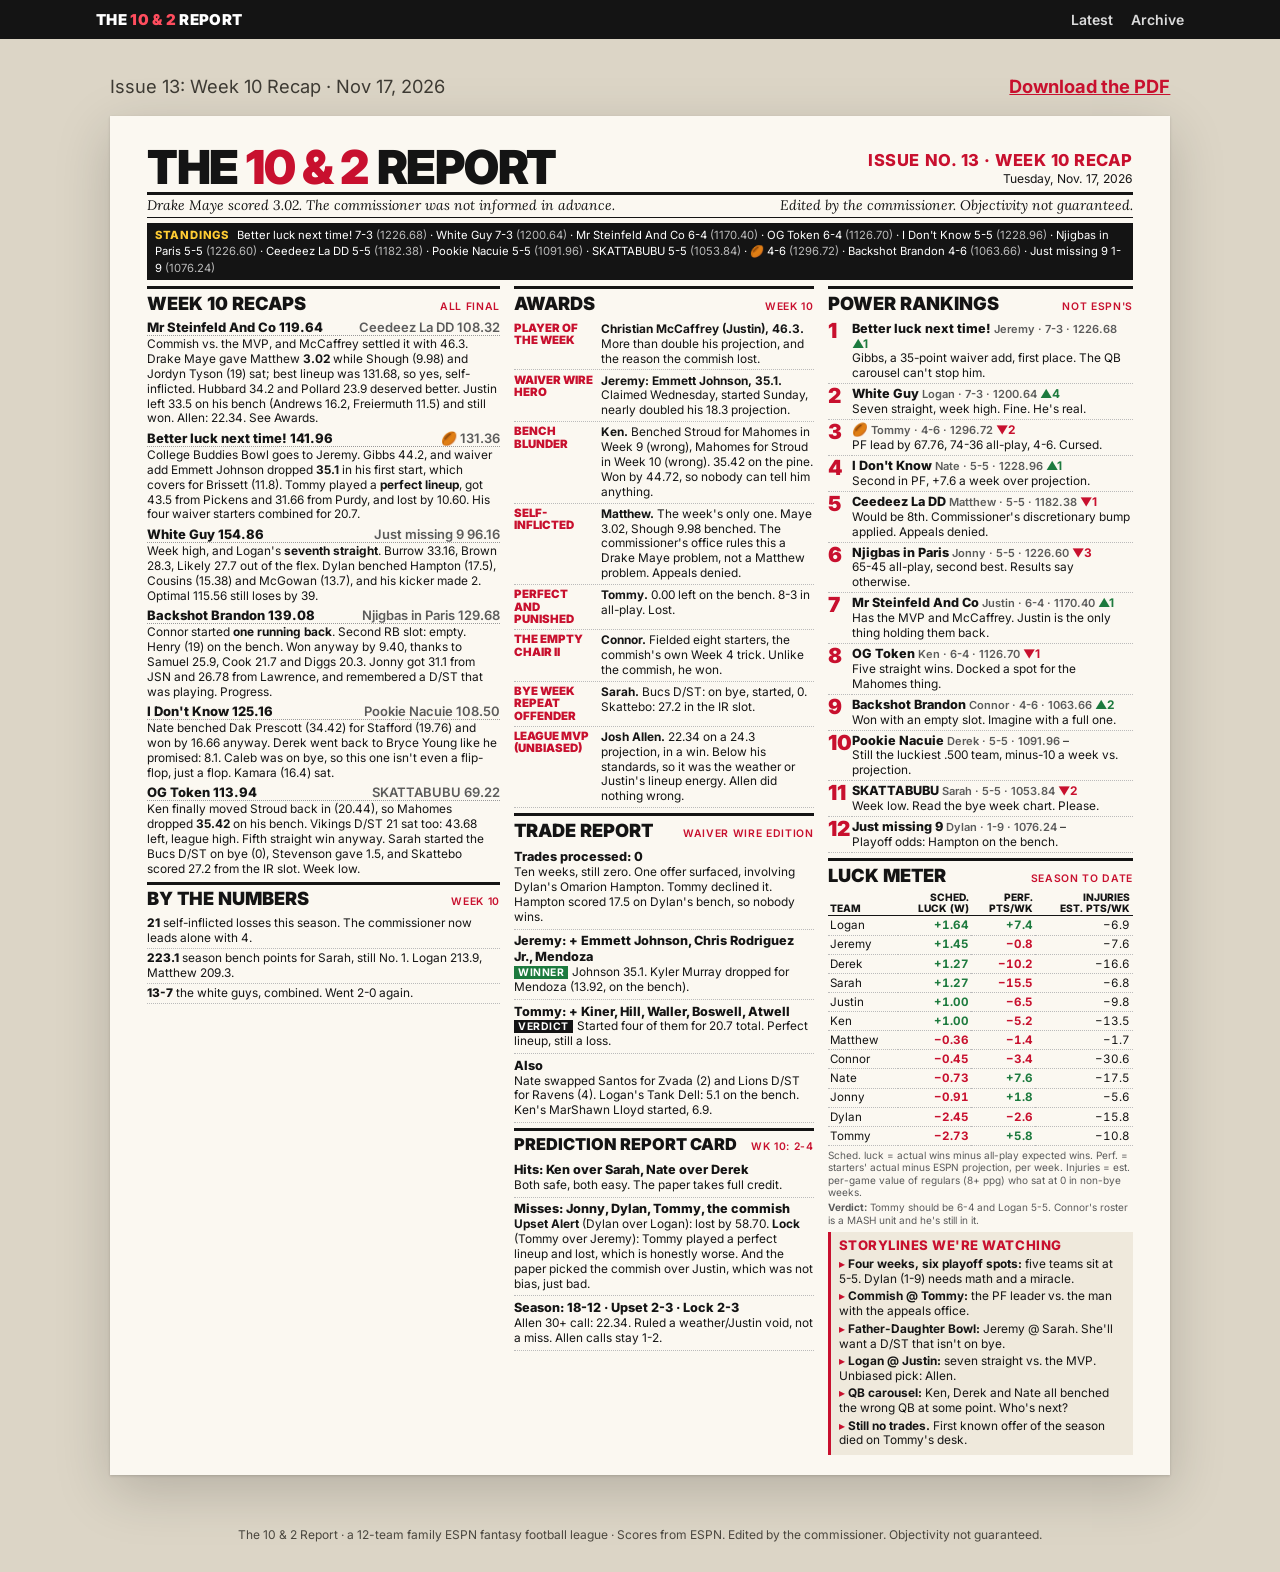
<file: index.html>
<!doctype html>
<html lang="en"><head><meta charset="utf-8"><meta name="viewport" content="width=device-width,initial-scale=1">
<title>The 10 &amp; 2 Report: Issue 13: Week 10 Recap</title>
<meta name="description" content="The 10 &amp; 2 Report fantasy football recap, Week 10 of the 2026 season: matchup recaps, awards, waiver wire report, power rankings, luck meter and the Prediction Report Card.">
<link rel="canonical" href="https://matthew-shao.github.io/ten-and-two-report/">
<meta property="og:title" content="The 10 &amp; 2 Report: Issue 13: Week 10 Recap"><meta property="og:description" content="The 10 &amp; 2 Report fantasy football recap, Week 10 of the 2026 season: matchup recaps, awards, waiver wire report, power rankings, luck meter and the Prediction Report Card.">
<meta property="og:type" content="website"><meta property="og:url" content="https://matthew-shao.github.io/ten-and-two-report/"><meta property="og:site_name" content="The 10 &amp; 2 Report">
<meta name="twitter:card" content="summary">
<link rel="preconnect" href="https://fonts.googleapis.com"><link rel="preconnect" href="https://fonts.gstatic.com" crossorigin><link href="https://fonts.googleapis.com/css2?family=Inter:wght@400;600;700;800;900&family=Lora:ital@1&display=swap" rel="stylesheet">
<link rel="stylesheet" href="site.css">
</head><body class="site">
<header class="bar"><div class="bar-in"><a class="brand" href="">The <span>10 &amp; 2</span> Report</a>
<a class="nav" href="">Latest</a><a class="nav" href="archive/">Archive</a></div></header>
<main class="wrap"><div class="issue-meta"><span>Issue 13: Week 10 Recap · Nov 17, 2026</span><span><a href="issues/2026-week-10/10and2Report_Wk10.pdf">Download the PDF</a></span></div><article class="sheet"><div class="mast">
  <h1>The <span>10 &amp; 2</span> Report</h1>
  <div class="meta"><div class="iss">Issue No. 13 · Week 10 Recap</div>Tuesday, Nov. 17, 2026</div>
</div>
<div class="sub"><span>Drake Maye scored 3.02. The commissioner was not informed in advance.</span><span>Edited by the commissioner. Objectivity not guaranteed.</span></div>
<div class="ticker"><b>STANDINGS</b> Better luck next time! 7-3 <i>(1226.68)</i> · White Guy 7-3 <i>(1200.64)</i> · Mr Steinfeld And Co 6-4 <i>(1170.40)</i> · OG Token 6-4 <i>(1126.70)</i> · I Don't Know 5-5 <i>(1228.96)</i> · Njigbas in Paris 5-5 <i>(1226.60)</i> · Ceedeez La DD 5-5 <i>(1182.38)</i> · Pookie Nacuie 5-5 <i>(1091.96)</i> · SKATTABUBU 5-5 <i>(1053.84)</i> · 🏉 4-6 <i>(1296.72)</i> · Backshot Brandon 4-6 <i>(1063.66)</i> · Just missing 9 1-9 <i>(1076.24)</i></div>

<div class="grid">
<!-- COLUMN 1 -->
<div class="col">
<section>
<h2>Week 10 Recaps <small>ALL FINAL</small></h2>

<div class="game"><div class="score"><span>Mr Steinfeld And Co 119.64</span><span class="l">Ceedeez La DD 108.32</span></div>
Commish vs. the MVP, and McCaffrey settled it with 46.3. Drake Maye gave Matthew <b>3.02</b> while Shough (9.98) and Jordyn Tyson (19) sat; best lineup was 131.68, so yes, self-inflicted. Hubbard 34.2 and Pollard 23.9 deserved better. Justin left 33.5 on his bench (Andrews 16.2, Freiermuth 11.5) and still won. Allen: 22.34. See Awards.</div>

<div class="game"><div class="score"><span>Better luck next time! 141.96</span><span class="l">🏉 131.36</span></div>
College Buddies Bowl goes to Jeremy. Gibbs 44.2, and waiver add Emmett Johnson dropped <b>35.1</b> in his first start, which covers for Brissett (11.8). Tommy played a <b>perfect lineup</b>, got 43.5 from Pickens and 31.66 from Purdy, and lost by 10.60. His four waiver starters combined for 20.7.</div>

<div class="game"><div class="score"><span>White Guy 154.86</span><span class="l">Just missing 9 96.16</span></div>
Week high, and Logan's <b>seventh straight</b>. Burrow 33.16, Brown 28.3, Likely 27.7 out of the flex. Dylan benched Hampton (17.5), Cousins (15.38) and McGowan (13.7), and his kicker made 2. Optimal 115.56 still loses by 39.</div>

<div class="game"><div class="score"><span>Backshot Brandon 139.08</span><span class="l">Njigbas in Paris 129.68</span></div>
Connor started <b>one running back</b>. Second RB slot: empty. Henry (19) on the bench. Won anyway by 9.40, thanks to Samuel 25.9, Cook 21.7 and Diggs 20.3. Jonny got 31.1 from JSN and 26.78 from Lawrence, and remembered a D/ST that was playing. Progress.</div>

<div class="game"><div class="score"><span>I Don't Know 125.16</span><span class="l">Pookie Nacuie 108.50</span></div>
Nate benched Dak Prescott (34.42) for Stafford (19.76) and won by 16.66 anyway. Derek went back to Bryce Young like he promised: 8.1. Caleb was on bye, so this one isn't even a flip-flop, just a flop. Kamara (16.4) sat.</div>

<div class="game"><div class="score"><span>OG Token 113.94</span><span class="l">SKATTABUBU 69.22</span></div>
Ken finally moved Stroud back in (20.44), so Mahomes dropped <b>35.42</b> on his bench. Vikings D/ST 21 sat too: 43.68 left, league high. Fifth straight win anyway. Sarah started the Bucs D/ST on bye (0), Stevenson gave 1.5, and Skattebo scored 27.2 from the IR slot. Week low.</div>
</section>

<section>
<h2>By the Numbers <small>WEEK 10</small></h2>
<div class="rw"><span class="s">21</span> self-inflicted losses this season. The commissioner now leads alone with 4.</div>
<div class="rw"><span class="s">223.1</span> season bench points for Sarah, still No. 1. Logan 213.9, Matthew 209.3.</div>
<div class="rw"><span class="s">13-7</span> the white guys, combined. Went 2-0 again.</div>
</section>
</div>

<!-- COLUMN 2 -->
<div class="col">
<section>
<h2>Awards <small>WEEK 10</small></h2>
<div class="award"><div class="t">Player of the Week</div><div><b>Christian McCaffrey (Justin), 46.3.</b> More than double his projection, and the reason the commish lost.</div></div>
<div class="award"><div class="t">Waiver Wire Hero</div><div><b>Jeremy: Emmett Johnson, 35.1.</b> Claimed Wednesday, started Sunday, nearly doubled his 18.3 projection.</div></div>
<div class="award"><div class="t">Bench Blunder</div><div><b>Ken.</b> Benched Stroud for Mahomes in Week 9 (wrong), Mahomes for Stroud in Week 10 (wrong). 35.42 on the pine. Won by 44.72, so nobody can tell him anything.</div></div>
<div class="award"><div class="t">Self-Inflicted</div><div><b>Matthew.</b> The week's only one. Maye 3.02, Shough 9.98 benched. The commissioner's office rules this a Drake Maye problem, not a Matthew problem. Appeals denied.</div></div>
<div class="award"><div class="t">Perfect and Punished</div><div><b>Tommy.</b> 0.00 left on the bench. 8-3 in all-play. Lost.</div></div>
<div class="award"><div class="t">The Empty Chair II</div><div><b>Connor.</b> Fielded eight starters, the commish's own Week 4 trick. Unlike the commish, he won.</div></div>
<div class="award"><div class="t">Bye Week Repeat Offender</div><div><b>Sarah.</b> Bucs D/ST: on bye, started, 0. Skattebo: 27.2 in the IR slot.</div></div>
<div class="award"><div class="t">League MVP (Unbiased)</div><div><b>Josh Allen.</b> 22.34 on a 24.3 projection, in a win. Below his standards, so it was the weather or Justin's lineup energy. Allen did nothing wrong.</div></div>
</section>

<section>
<h2>Trade Report <small>WAIVER WIRE EDITION</small></h2>
<div class="trade"><div class="deal">Trades processed: 0</div>Ten weeks, still zero. One offer surfaced, involving Dylan's Omarion Hampton. Tommy declined it. Hampton scored 17.5 on Dylan's bench, so nobody wins.</div>
<div class="trade"><div class="deal">Jeremy: + Emmett Johnson, Chris Rodriguez Jr., Mendoza</div><span class="verdict win">Winner</span>Johnson 35.1. Kyler Murray dropped for Mendoza (13.92, on the bench).</div>
<div class="trade"><div class="deal">Tommy: + Kiner, Hill, Waller, Boswell, Atwell</div><span class="verdict">Verdict</span>Started four of them for 20.7 total. Perfect lineup, still a loss.</div>
<div class="trade"><div class="deal">Also</div>Nate swapped Santos for Zvada (2) and Lions D/ST for Ravens (4). Logan's Tank Dell: 5.1 on the bench. Ken's MarShawn Lloyd started, 6.9.</div>
</section>

<section>
<h2 style="font-size:9.4pt">Prediction Report Card <small>WK 10: 2-4</small></h2>
<div class="trade"><div class="deal">Hits: Ken over Sarah, Nate over Derek</div>Both safe, both easy. The paper takes full credit.</div>
<div class="trade"><div class="deal">Misses: Jonny, Dylan, Tommy, the commish</div><b>Upset Alert</b> (Dylan over Logan): lost by 58.70. <b>Lock</b> (Tommy over Jeremy): Tommy played a perfect lineup and lost, which is honestly worse. And the paper picked the commish over Justin, which was not bias, just bad.</div>
<div class="trade"><div class="deal">Season: 18-12 · Upset 2-3 · Lock 2-3</div>Allen 30+ call: 22.34. Ruled a weather/Justin void, not a miss. Allen calls stay 1-2.</div>
</section>
</div>

<!-- COLUMN 3 -->
<div class="col">
<section>
<h2>Power Rankings <small>NOT ESPN'S</small></h2>
<table class="pr">
<tr><td class="rk">1</td><td><span class="tm">Better luck next time!</span> <span class="rec">Jeremy · 7-3 · 1226.68</span> <span class="up">▲1</span><br>Gibbs, a 35-point waiver add, first place. The QB carousel can't stop him.</td></tr>
<tr><td class="rk">2</td><td><span class="tm">White Guy</span> <span class="rec">Logan · 7-3 · 1200.64</span> <span class="up">▲4</span><br>Seven straight, week high. Fine. He's real.</td></tr>
<tr><td class="rk">3</td><td><span class="tm">🏉</span> <span class="rec">Tommy · 4-6 · 1296.72</span> <span class="dn">▼2</span><br>PF lead by 67.76, 74-36 all-play, 4-6. Cursed.</td></tr>
<tr><td class="rk">4</td><td><span class="tm">I Don't Know</span> <span class="rec">Nate · 5-5 · 1228.96</span> <span class="up">▲1</span><br>Second in PF, +7.6 a week over projection.</td></tr>
<tr><td class="rk">5</td><td><span class="tm">Ceedeez La DD</span> <span class="rec">Matthew · 5-5 · 1182.38</span> <span class="dn">▼1</span><br>Would be 8th. Commissioner's discretionary bump applied. Appeals denied.</td></tr>
<tr><td class="rk">6</td><td><span class="tm">Njigbas in Paris</span> <span class="rec">Jonny · 5-5 · 1226.60</span> <span class="dn">▼3</span><br>65-45 all-play, second best. Results say otherwise.</td></tr>
<tr><td class="rk">7</td><td><span class="tm">Mr Steinfeld And Co</span> <span class="rec">Justin · 6-4 · 1170.40</span> <span class="up">▲1</span><br>Has the MVP and McCaffrey. Justin is the only thing holding them back.</td></tr>
<tr><td class="rk">8</td><td><span class="tm">OG Token</span> <span class="rec">Ken · 6-4 · 1126.70</span> <span class="dn">▼1</span><br>Five straight wins. Docked a spot for the Mahomes thing.</td></tr>
<tr><td class="rk">9</td><td><span class="tm">Backshot Brandon</span> <span class="rec">Connor · 4-6 · 1063.66</span> <span class="up">▲2</span><br>Won with an empty slot. Imagine with a full one.</td></tr>
<tr><td class="rk">10</td><td><span class="tm">Pookie Nacuie</span> <span class="rec">Derek · 5-5 · 1091.96</span> <span>–</span><br>Still the luckiest .500 team, minus-10 a week vs. projection.</td></tr>
<tr><td class="rk">11</td><td><span class="tm">SKATTABUBU</span> <span class="rec">Sarah · 5-5 · 1053.84</span> <span class="dn">▼2</span><br>Week low. Read the bye week chart. Please.</td></tr>
<tr><td class="rk">12</td><td><span class="tm">Just missing 9</span> <span class="rec">Dylan · 1-9 · 1076.24</span> <span>–</span><br>Playoff odds: Hampton on the bench.</td></tr>
</table>
</section>

<section>
<h2>Luck Meter <small>SEASON TO DATE</small></h2>
<table class="luck">
<tr><th>Team</th><th>Sched.<br>luck (W)</th><th>Perf.<br>pts/wk</th><th>Injuries<br>est. pts/wk</th></tr>
<tr><td>Logan</td><td class="pos">+1.64</td><td class="pos">+7.4</td><td>−6.9</td></tr>
<tr><td>Jeremy</td><td class="pos">+1.45</td><td class="neg">−0.8</td><td>−7.6</td></tr>
<tr><td>Derek</td><td class="pos">+1.27</td><td class="neg">−10.2</td><td>−16.6</td></tr>
<tr><td>Sarah</td><td class="pos">+1.27</td><td class="neg">−15.5</td><td>−6.8</td></tr>
<tr><td>Justin</td><td class="pos">+1.00</td><td class="neg">−6.5</td><td>−9.8</td></tr>
<tr><td>Ken</td><td class="pos">+1.00</td><td class="neg">−5.2</td><td>−13.5</td></tr>
<tr><td>Matthew</td><td class="neg">−0.36</td><td class="neg">−1.4</td><td>−1.7</td></tr>
<tr><td>Connor</td><td class="neg">−0.45</td><td class="neg">−3.4</td><td>−30.6</td></tr>
<tr><td>Nate</td><td class="neg">−0.73</td><td class="pos">+7.6</td><td>−17.5</td></tr>
<tr><td>Jonny</td><td class="neg">−0.91</td><td class="pos">+1.8</td><td>−5.6</td></tr>
<tr><td>Dylan</td><td class="neg">−2.45</td><td class="neg">−2.6</td><td>−15.8</td></tr>
<tr><td>Tommy</td><td class="neg">−2.73</td><td class="pos">+5.8</td><td>−10.8</td></tr>
</table>
<div class="note">Sched. luck = actual wins minus all-play expected wins. Perf. = starters' actual minus ESPN projection, per week. Injuries = est. per-game value of regulars (8+ ppg) who sat at 0 in non-bye weeks.</div>
<div class="note"><b>Verdict:</b> Tommy should be 6-4 and Logan 5-5. Connor's roster is a MASH unit and he's still in it.</div>
</section>

<section>
<div class="box"><h3 style="margin-top:0">Storylines We're Watching</h3>
<ul>
<li><b>Four weeks, six playoff spots:</b> five teams sit at 5-5. Dylan (1-9) needs math and a miracle.</li>
<li><b>Commish @ Tommy:</b> the PF leader vs. the man with the appeals office.</li>
<li><b>Father-Daughter Bowl:</b> Jeremy @ Sarah. She'll want a D/ST that isn't on bye.</li>
<li><b>Logan @ Justin:</b> seven straight vs. the MVP. Unbiased pick: Allen.</li>
<li><b>QB carousel:</b> Ken, Derek and Nate all benched the wrong QB at some point. Who's next?</li>
<li><b>Still no trades.</b> First known offer of the season died on Tommy's desk.</li>
</ul></div>
</section>
</div>
</div>
</article></main>
<footer class="site">The 10 &amp; 2 Report · a 12-team family ESPN fantasy football league · Scores from ESPN. Edited by the commissioner. Objectivity not guaranteed.</footer>
</body></html>
</file>
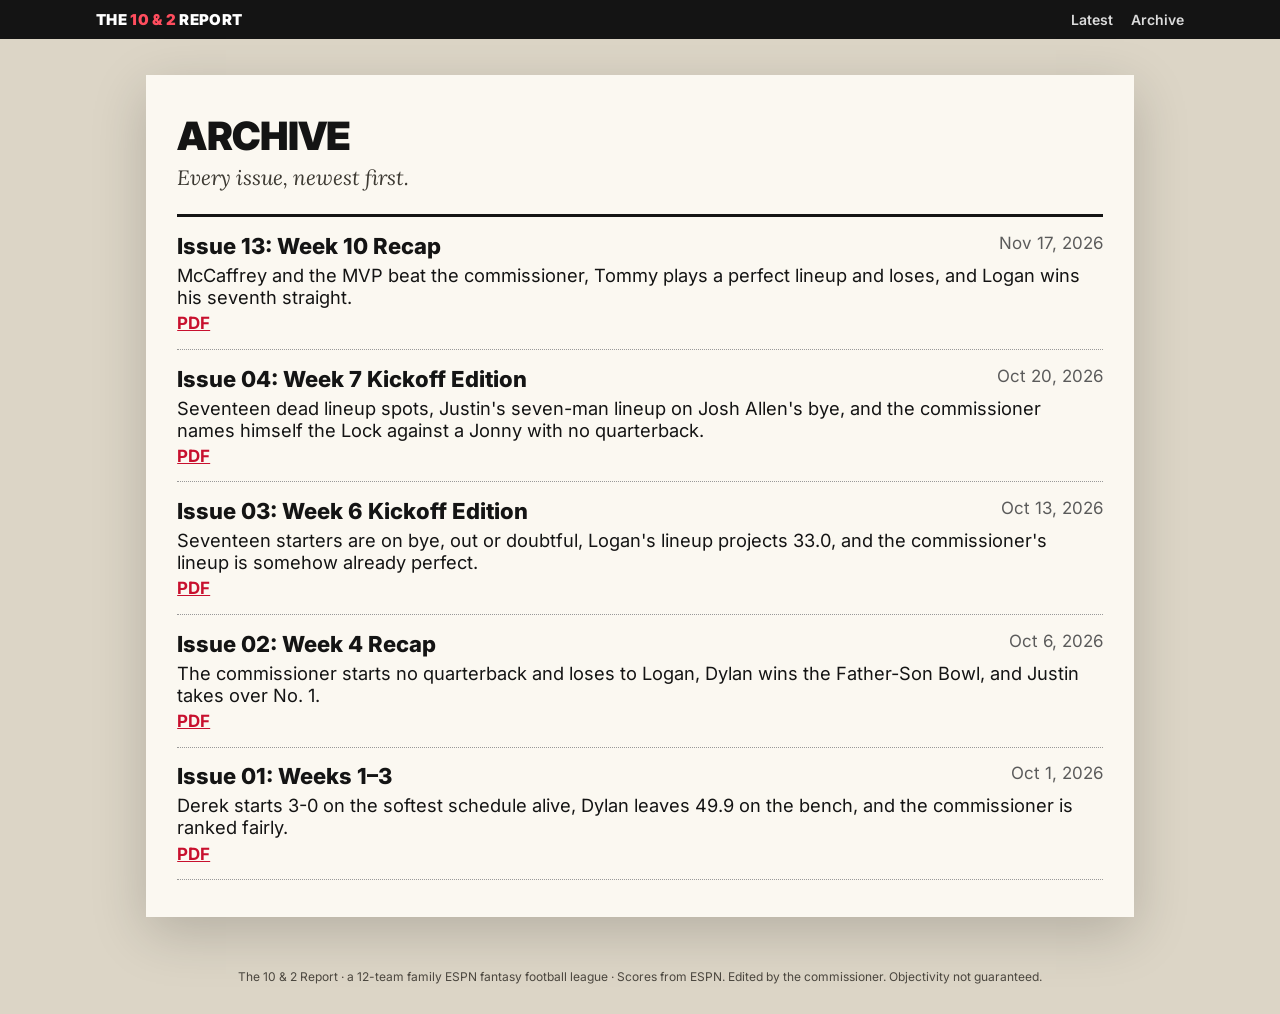
<file: archive/index.html>
<!doctype html>
<html lang="en"><head><meta charset="utf-8"><meta name="viewport" content="width=device-width,initial-scale=1">
<title>Archive | The 10 &amp; 2 Report</title>
<meta name="description" content="Every issue of The 10 &amp; 2 Report, the weekly newsletter of the 12-team family ESPN fantasy football league.">
<link rel="canonical" href="https://matthew-shao.github.io/ten-and-two-report/archive/">
<meta property="og:title" content="Archive | The 10 &amp; 2 Report"><meta property="og:description" content="Every issue of The 10 &amp; 2 Report, the weekly newsletter of the 12-team family ESPN fantasy football league.">
<meta property="og:type" content="website"><meta property="og:url" content="https://matthew-shao.github.io/ten-and-two-report/archive/"><meta property="og:site_name" content="The 10 &amp; 2 Report">
<meta name="twitter:card" content="summary">
<link rel="preconnect" href="https://fonts.googleapis.com"><link rel="preconnect" href="https://fonts.gstatic.com" crossorigin><link href="https://fonts.googleapis.com/css2?family=Inter:wght@400;600;700;800;900&family=Lora:ital@1&display=swap" rel="stylesheet">
<link rel="stylesheet" href="../site.css">
</head><body class="site">
<header class="bar"><div class="bar-in"><a class="brand" href="../">The <span>10 &amp; 2</span> Report</a>
<a class="nav" href="../">Latest</a><a class="nav" href="../archive/">Archive</a></div></header>
<main class="wrap"><section class="archive"><h1>Archive</h1><p class="lede">Every issue, newest first.</p><ol><li><a class="t" href="../issues/2026-week-10/">Issue 13: Week 10 Recap</a><span class="d">Nov 17, 2026</span><span class="h">McCaffrey and the MVP beat the commissioner, Tommy plays a perfect lineup and loses, and Logan wins his seventh straight.</span><a class="p" href="../issues/2026-week-10/10and2Report_Wk10.pdf">PDF</a></li><li><a class="t" href="../issues/2026-week-07-preview/">Issue 04: Week 7 Kickoff Edition</a><span class="d">Oct 20, 2026</span><span class="h">Seventeen dead lineup spots, Justin&#x27;s seven-man lineup on Josh Allen&#x27;s bye, and the commissioner names himself the Lock against a Jonny with no quarterback.</span><a class="p" href="../issues/2026-week-07-preview/10and2Report_Wk7_Kickoff.pdf">PDF</a></li><li><a class="t" href="../issues/2026-week-06-preview/">Issue 03: Week 6 Kickoff Edition</a><span class="d">Oct 13, 2026</span><span class="h">Seventeen starters are on bye, out or doubtful, Logan&#x27;s lineup projects 33.0, and the commissioner&#x27;s lineup is somehow already perfect.</span><a class="p" href="../issues/2026-week-06-preview/10and2Report_Wk6_Kickoff.pdf">PDF</a></li><li><a class="t" href="../issues/2026-week-04/">Issue 02: Week 4 Recap</a><span class="d">Oct 6, 2026</span><span class="h">The commissioner starts no quarterback and loses to Logan, Dylan wins the Father-Son Bowl, and Justin takes over No. 1.</span><a class="p" href="../issues/2026-week-04/10and2Report_Wk4.pdf">PDF</a></li><li><a class="t" href="../issues/2026-weeks-1-3/">Issue 01: Weeks 1–3</a><span class="d">Oct 1, 2026</span><span class="h">Derek starts 3-0 on the softest schedule alive, Dylan leaves 49.9 on the bench, and the commissioner is ranked fairly.</span><a class="p" href="../issues/2026-weeks-1-3/10and2Report_Wk3.pdf">PDF</a></li></ol></section></main>
<footer class="site">The 10 &amp; 2 Report · a 12-team family ESPN fantasy football league · Scores from ESPN. Edited by the commissioner. Objectivity not guaranteed.</footer>
</body></html>
</file>
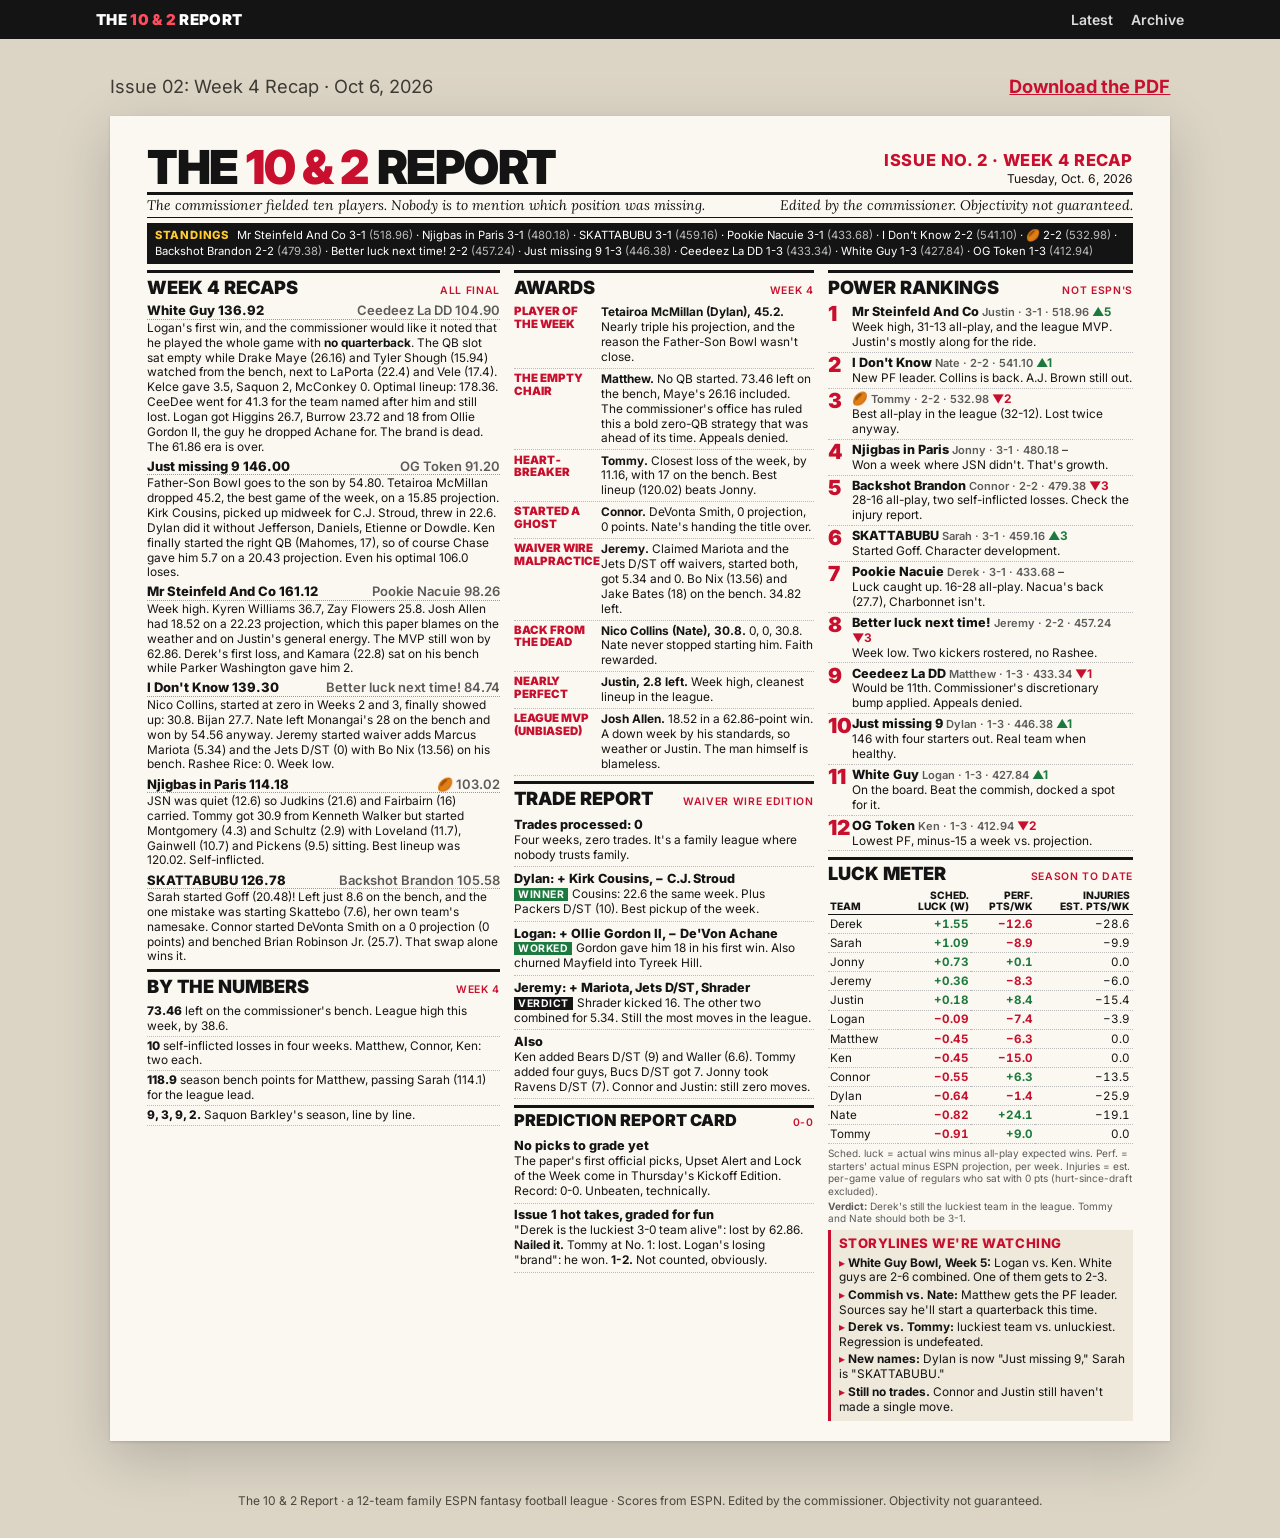
<file: issues/2026-week-04/index.html>
<!doctype html>
<html lang="en"><head><meta charset="utf-8"><meta name="viewport" content="width=device-width,initial-scale=1">
<title>Issue 02: Week 4 Recap | The 10 &amp; 2 Report</title>
<meta name="description" content="The 10 &amp; 2 Report fantasy football recap, Week 4 of the 2026 season: matchup recaps, bench blunders, waiver wire moves, power rankings, the luck meter and the prediction report card.">
<link rel="canonical" href="https://matthew-shao.github.io/ten-and-two-report/issues/2026-week-04/">
<meta property="og:title" content="Issue 02: Week 4 Recap | The 10 &amp; 2 Report"><meta property="og:description" content="The 10 &amp; 2 Report fantasy football recap, Week 4 of the 2026 season: matchup recaps, bench blunders, waiver wire moves, power rankings, the luck meter and the prediction report card.">
<meta property="og:type" content="article"><meta property="og:url" content="https://matthew-shao.github.io/ten-and-two-report/issues/2026-week-04/"><meta property="og:site_name" content="The 10 &amp; 2 Report">
<meta name="twitter:card" content="summary">
<link rel="preconnect" href="https://fonts.googleapis.com"><link rel="preconnect" href="https://fonts.gstatic.com" crossorigin><link href="https://fonts.googleapis.com/css2?family=Inter:wght@400;600;700;800;900&family=Lora:ital@1&display=swap" rel="stylesheet">
<link rel="stylesheet" href="../../site.css">
</head><body class="site">
<header class="bar"><div class="bar-in"><a class="brand" href="../../">The <span>10 &amp; 2</span> Report</a>
<a class="nav" href="../../">Latest</a><a class="nav" href="../../archive/">Archive</a></div></header>
<main class="wrap"><div class="issue-meta"><span>Issue 02: Week 4 Recap · Oct 6, 2026</span><span><a href="10and2Report_Wk4.pdf">Download the PDF</a></span></div><article class="sheet"><div class="mast">
  <h1>The <span>10 &amp; 2</span> Report</h1>
  <div class="meta"><div class="iss">Issue No. 2 · Week 4 Recap</div>Tuesday, Oct. 6, 2026</div>
</div>
<div class="sub"><span>The commissioner fielded ten players. Nobody is to mention which position was missing.</span><span>Edited by the commissioner. Objectivity not guaranteed.</span></div>
<div class="ticker"><b>STANDINGS</b> Mr Steinfeld And Co 3-1 <i>(518.96)</i> · Njigbas in Paris 3-1 <i>(480.18)</i> · SKATTABUBU 3-1 <i>(459.16)</i> · Pookie Nacuie 3-1 <i>(433.68)</i> · I Don't Know 2-2 <i>(541.10)</i> · 🏉 2-2 <i>(532.98)</i> · Backshot Brandon 2-2 <i>(479.38)</i> · Better luck next time! 2-2 <i>(457.24)</i> · Just missing 9 1-3 <i>(446.38)</i> · Ceedeez La DD 1-3 <i>(433.34)</i> · White Guy 1-3 <i>(427.84)</i> · OG Token 1-3 <i>(412.94)</i></div>

<div class="grid">
<!-- COLUMN 1 -->
<div class="col">
<section>
<h2>Week 4 Recaps <small>ALL FINAL</small></h2>

<div class="game"><div class="score"><span>White Guy 136.92</span><span class="l">Ceedeez La DD 104.90</span></div>
Logan's first win, and the commissioner would like it noted that he played the whole game with <b>no quarterback</b>. The QB slot sat empty while Drake Maye (26.16) and Tyler Shough (15.94) watched from the bench, next to LaPorta (22.4) and Vele (17.4). Kelce gave 3.5, Saquon 2, McConkey 0. Optimal lineup: 178.36. CeeDee went for 41.3 for the team named after him and still lost. Logan got Higgins 26.7, Burrow 23.72 and 18 from Ollie Gordon II, the guy he dropped Achane for. The brand is dead. The 61.86 era is over.</div>

<div class="game"><div class="score"><span>Just missing 9 146.00</span><span class="l">OG Token 91.20</span></div>
Father-Son Bowl goes to the son by 54.80. Tetairoa McMillan dropped 45.2, the best game of the week, on a 15.85 projection. Kirk Cousins, picked up midweek for C.J. Stroud, threw in 22.6. Dylan did it without Jefferson, Daniels, Etienne or Dowdle. Ken finally started the right QB (Mahomes, 17), so of course Chase gave him 5.7 on a 20.43 projection. Even his optimal 106.0 loses.</div>

<div class="game"><div class="score"><span>Mr Steinfeld And Co 161.12</span><span class="l">Pookie Nacuie 98.26</span></div>
Week high. Kyren Williams 36.7, Zay Flowers 25.8. Josh Allen had 18.52 on a 22.23 projection, which this paper blames on the weather and on Justin's general energy. The MVP still won by 62.86. Derek's first loss, and Kamara (22.8) sat on his bench while Parker Washington gave him 2.</div>

<div class="game"><div class="score"><span>I Don't Know 139.30</span><span class="l">Better luck next time! 84.74</span></div>
Nico Collins, started at zero in Weeks 2 and 3, finally showed up: 30.8. Bijan 27.7. Nate left Monangai's 28 on the bench and won by 54.56 anyway. Jeremy started waiver adds Marcus Mariota (5.34) and the Jets D/ST (0) with Bo Nix (13.56) on his bench. Rashee Rice: 0. Week low.</div>

<div class="game"><div class="score"><span>Njigbas in Paris 114.18</span><span class="l">🏉 103.02</span></div>
JSN was quiet (12.6) so Judkins (21.6) and Fairbairn (16) carried. Tommy got 30.9 from Kenneth Walker but started Montgomery (4.3) and Schultz (2.9) with Loveland (11.7), Gainwell (10.7) and Pickens (9.5) sitting. Best lineup was 120.02. Self-inflicted.</div>

<div class="game"><div class="score"><span>SKATTABUBU 126.78</span><span class="l">Backshot Brandon 105.58</span></div>
Sarah started Goff (20.48)! Left just 8.6 on the bench, and the one mistake was starting Skattebo (7.6), her own team's namesake. Connor started DeVonta Smith on a 0 projection (0 points) and benched Brian Robinson Jr. (25.7). That swap alone wins it.</div>
</section>

<section>
<h2>By the Numbers <small>WEEK 4</small></h2>
<div class="rw"><span class="s">73.46</span> left on the commissioner's bench. League high this week, by 38.6.</div>
<div class="rw"><span class="s">10</span> self-inflicted losses in four weeks. Matthew, Connor, Ken: two each.</div>
<div class="rw"><span class="s">118.9</span> season bench points for Matthew, passing Sarah (114.1) for the league lead.</div>
<div class="rw"><span class="s">9, 3, 9, 2.</span> Saquon Barkley's season, line by line.</div>
</section>
</div>

<!-- COLUMN 2 -->
<div class="col">
<section>
<h2>Awards <small>WEEK 4</small></h2>
<div class="award"><div class="t">Player of the Week</div><div><b>Tetairoa McMillan (Dylan), 45.2.</b> Nearly triple his projection, and the reason the Father-Son Bowl wasn't close.</div></div>
<div class="award"><div class="t">The Empty Chair</div><div><b>Matthew.</b> No QB started. 73.46 left on the bench, Maye's 26.16 included. The commissioner's office has ruled this a bold zero-QB strategy that was ahead of its time. Appeals denied.</div></div>
<div class="award"><div class="t">Heart&shy;breaker</div><div><b>Tommy.</b> Closest loss of the week, by 11.16, with 17 on the bench. Best lineup (120.02) beats Jonny.</div></div>
<div class="award"><div class="t">Started a Ghost</div><div><b>Connor.</b> DeVonta Smith, 0 projection, 0 points. Nate's handing the title over.</div></div>
<div class="award"><div class="t">Waiver Wire Malpractice</div><div><b>Jeremy.</b> Claimed Mariota and the Jets D/ST off waivers, started both, got 5.34 and 0. Bo Nix (13.56) and Jake Bates (18) on the bench. 34.82 left.</div></div>
<div class="award"><div class="t">Back From the Dead</div><div><b>Nico Collins (Nate), 30.8.</b> 0, 0, 30.8. Nate never stopped starting him. Faith rewarded.</div></div>
<div class="award"><div class="t">Nearly Perfect</div><div><b>Justin, 2.8 left.</b> Week high, cleanest lineup in the league.</div></div>
<div class="award"><div class="t">League MVP (Unbiased)</div><div><b>Josh Allen.</b> 18.52 in a 62.86-point win. A down week by his standards, so weather or Justin. The man himself is blameless.</div></div>
</section>

<section>
<h2>Trade Report <small>WAIVER WIRE EDITION</small></h2>
<div class="trade"><div class="deal">Trades processed: 0</div>Four weeks, zero trades. It's a family league where nobody trusts family.</div>
<div class="trade"><div class="deal">Dylan: + Kirk Cousins, − C.J. Stroud</div><span class="verdict win">Winner</span>Cousins: 22.6 the same week. Plus Packers D/ST (10). Best pickup of the week.</div>
<div class="trade"><div class="deal">Logan: + Ollie Gordon II, − De'Von Achane</div><span class="verdict win">Worked</span>Gordon gave him 18 in his first win. Also churned Mayfield into Tyreek Hill.</div>
<div class="trade"><div class="deal">Jeremy: + Mariota, Jets D/ST, Shrader</div><span class="verdict">Verdict</span>Shrader kicked 16. The other two combined for 5.34. Still the most moves in the league.</div>
<div class="trade"><div class="deal">Also</div>Ken added Bears D/ST (9) and Waller (6.6). Tommy added four guys, Bucs D/ST got 7. Jonny took Ravens D/ST (7). Connor and Justin: still zero moves.</div>
</section>

<section>
<h2 style="font-size:9.4pt">Prediction Report Card <small>0-0</small></h2>
<div class="trade"><div class="deal">No picks to grade yet</div>The paper's first official picks, Upset Alert and Lock of the Week come in Thursday's Kickoff Edition. Record: 0-0. Unbeaten, technically.</div>
<div class="trade"><div class="deal">Issue 1 hot takes, graded for fun</div>"Derek is the luckiest 3-0 team alive": lost by 62.86. <b>Nailed it.</b> Tommy at No. 1: lost. Logan's losing "brand": he won. <b>1-2.</b> Not counted, obviously.</div>
</section>
</div>

<!-- COLUMN 3 -->
<div class="col">
<section>
<h2>Power Rankings <small>NOT ESPN'S</small></h2>
<table class="pr">
<tr><td class="rk">1</td><td><span class="tm">Mr Steinfeld And Co</span> <span class="rec">Justin · 3-1 · 518.96</span> <span class="up">▲5</span><br>Week high, 31-13 all-play, and the league MVP. Justin's mostly along for the ride.</td></tr>
<tr><td class="rk">2</td><td><span class="tm">I Don't Know</span> <span class="rec">Nate · 2-2 · 541.10</span> <span class="up">▲1</span><br>New PF leader. Collins is back. A.J. Brown still out.</td></tr>
<tr><td class="rk">3</td><td><span class="tm">🏉</span> <span class="rec">Tommy · 2-2 · 532.98</span> <span class="dn">▼2</span><br>Best all-play in the league (32-12). Lost twice anyway.</td></tr>
<tr><td class="rk">4</td><td><span class="tm">Njigbas in Paris</span> <span class="rec">Jonny · 3-1 · 480.18</span> <span>–</span><br>Won a week where JSN didn't. That's growth.</td></tr>
<tr><td class="rk">5</td><td><span class="tm">Backshot Brandon</span> <span class="rec">Connor · 2-2 · 479.38</span> <span class="dn">▼3</span><br>28-16 all-play, two self-inflicted losses. Check the injury report.</td></tr>
<tr><td class="rk">6</td><td><span class="tm">SKATTABUBU</span> <span class="rec">Sarah · 3-1 · 459.16</span> <span class="up">▲3</span><br>Started Goff. Character development.</td></tr>
<tr><td class="rk">7</td><td><span class="tm">Pookie Nacuie</span> <span class="rec">Derek · 3-1 · 433.68</span> <span>–</span><br>Luck caught up. 16-28 all-play. Nacua's back (27.7), Charbonnet isn't.</td></tr>
<tr><td class="rk">8</td><td><span class="tm">Better luck next time!</span> <span class="rec">Jeremy · 2-2 · 457.24</span> <span class="dn">▼3</span><br>Week low. Two kickers rostered, no Rashee.</td></tr>
<tr><td class="rk">9</td><td><span class="tm">Ceedeez La DD</span> <span class="rec">Matthew · 1-3 · 433.34</span> <span class="dn">▼1</span><br>Would be 11th. Commissioner's discretionary bump applied. Appeals denied.</td></tr>
<tr><td class="rk">10</td><td><span class="tm">Just missing 9</span> <span class="rec">Dylan · 1-3 · 446.38</span> <span class="up">▲1</span><br>146 with four starters out. Real team when healthy.</td></tr>
<tr><td class="rk">11</td><td><span class="tm">White Guy</span> <span class="rec">Logan · 1-3 · 427.84</span> <span class="up">▲1</span><br>On the board. Beat the commish, docked a spot for it.</td></tr>
<tr><td class="rk">12</td><td><span class="tm">OG Token</span> <span class="rec">Ken · 1-3 · 412.94</span> <span class="dn">▼2</span><br>Lowest PF, minus-15 a week vs. projection.</td></tr>
</table>
</section>

<section>
<h2>Luck Meter <small>SEASON TO DATE</small></h2>
<table class="luck">
<tr><th>Team</th><th>Sched.<br>luck (W)</th><th>Perf.<br>pts/wk</th><th>Injuries<br>est. pts/wk</th></tr>
<tr><td>Derek</td><td class="pos">+1.55</td><td class="neg">−12.6</td><td>−28.6</td></tr>
<tr><td>Sarah</td><td class="pos">+1.09</td><td class="neg">−8.9</td><td>−9.9</td></tr>
<tr><td>Jonny</td><td class="pos">+0.73</td><td class="pos">+0.1</td><td>0.0</td></tr>
<tr><td>Jeremy</td><td class="pos">+0.36</td><td class="neg">−8.3</td><td>−6.0</td></tr>
<tr><td>Justin</td><td class="pos">+0.18</td><td class="pos">+8.4</td><td>−15.4</td></tr>
<tr><td>Logan</td><td class="neg">−0.09</td><td class="neg">−7.4</td><td>−3.9</td></tr>
<tr><td>Matthew</td><td class="neg">−0.45</td><td class="neg">−6.3</td><td>0.0</td></tr>
<tr><td>Ken</td><td class="neg">−0.45</td><td class="neg">−15.0</td><td>0.0</td></tr>
<tr><td>Connor</td><td class="neg">−0.55</td><td class="pos">+6.3</td><td>−13.5</td></tr>
<tr><td>Dylan</td><td class="neg">−0.64</td><td class="neg">−1.4</td><td>−25.9</td></tr>
<tr><td>Nate</td><td class="neg">−0.82</td><td class="pos">+24.1</td><td>−19.1</td></tr>
<tr><td>Tommy</td><td class="neg">−0.91</td><td class="pos">+9.0</td><td>0.0</td></tr>
</table>
<div class="note">Sched. luck = actual wins minus all-play expected wins. Perf. = starters' actual minus ESPN projection, per week. Injuries = est. per-game value of regulars who sat with 0 pts (hurt-since-draft excluded).</div>
<div class="note"><b>Verdict:</b> Derek's still the luckiest team in the league. Tommy and Nate should both be 3-1.</div>
</section>

<section>
<div class="box"><h3 style="margin-top:0">Storylines We're Watching</h3>
<ul>
<li><b>White Guy Bowl, Week 5:</b> Logan vs. Ken. White guys are 2-6 combined. One of them gets to 2-3.</li>
<li><b>Commish vs. Nate:</b> Matthew gets the PF leader. Sources say he'll start a quarterback this time.</li>
<li><b>Derek vs. Tommy:</b> luckiest team vs. unluckiest. Regression is undefeated.</li>
<li><b>New names:</b> Dylan is now "Just missing 9," Sarah is "SKATTABUBU."</li>
<li><b>Still no trades.</b> Connor and Justin still haven't made a single move.</li>
</ul></div>
</section>
</div>
</div>
</article></main>
<footer class="site">The 10 &amp; 2 Report · a 12-team family ESPN fantasy football league · Scores from ESPN. Edited by the commissioner. Objectivity not guaranteed.</footer>
</body></html>
</file>
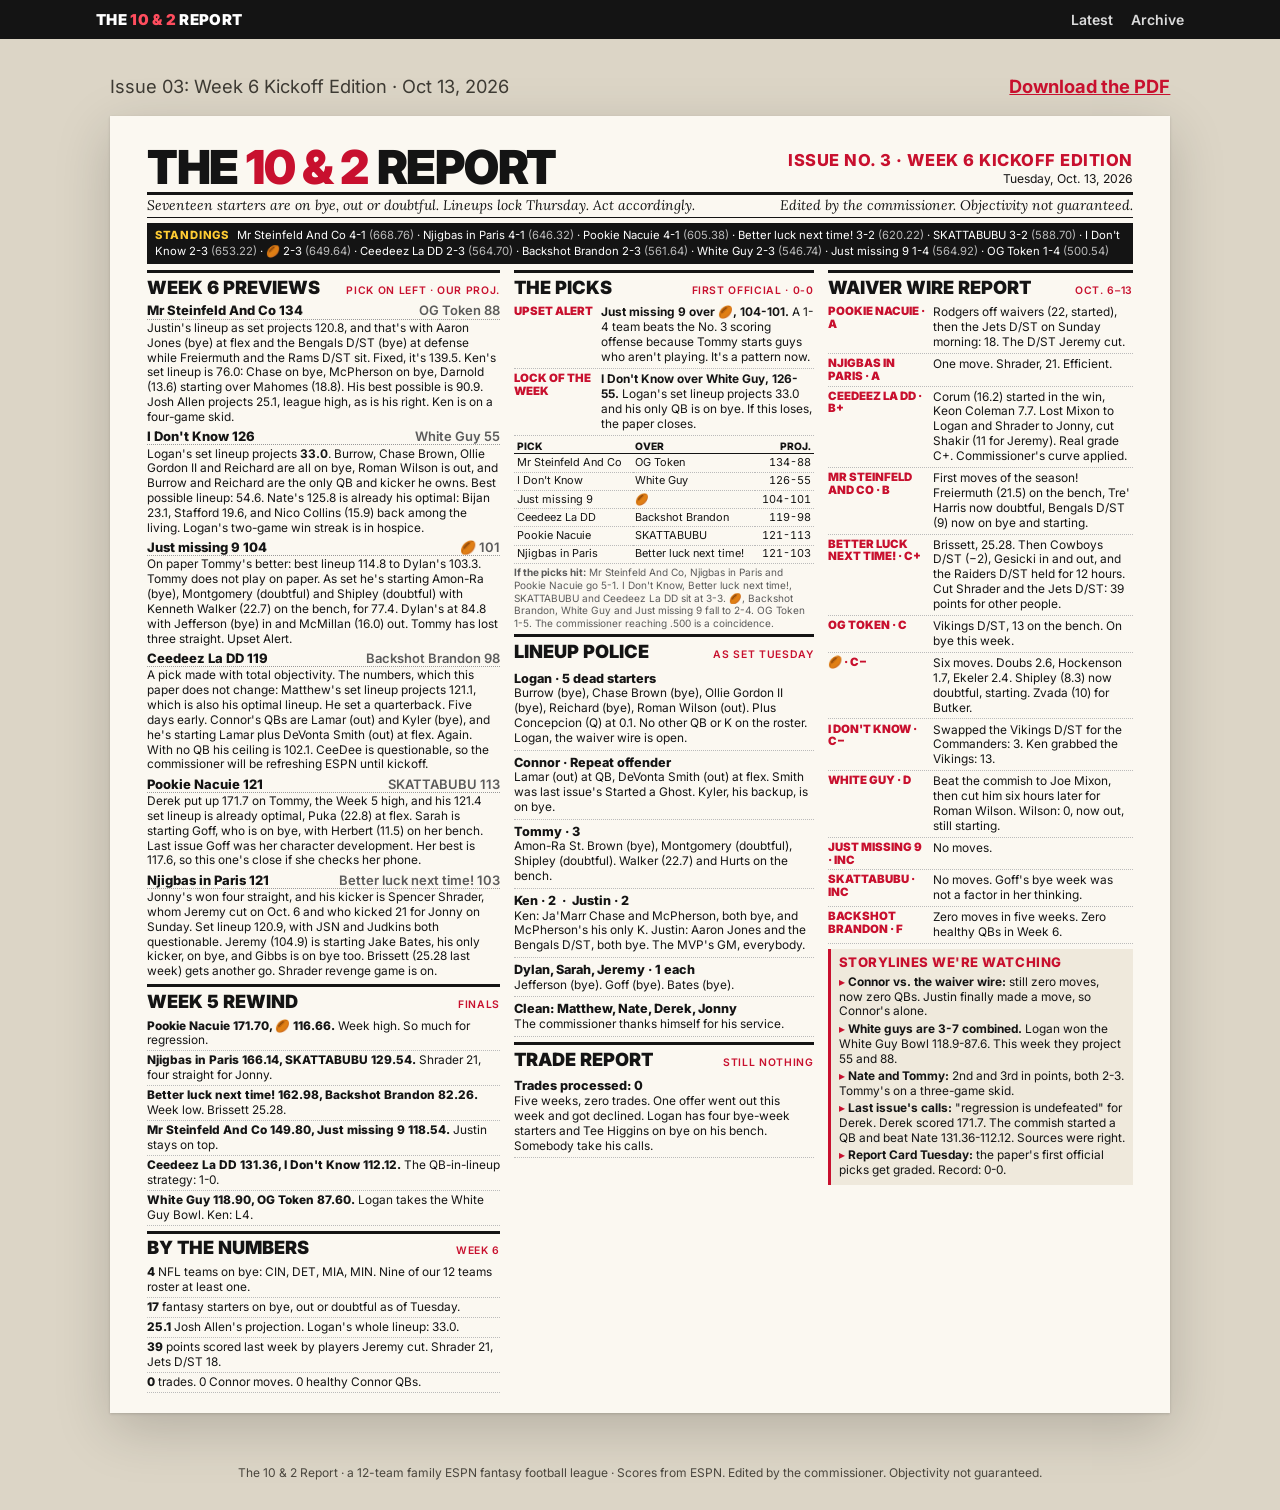
<file: issues/2026-week-06-preview/index.html>
<!doctype html>
<html lang="en"><head><meta charset="utf-8"><meta name="viewport" content="width=device-width,initial-scale=1">
<title>Issue 03: Week 6 Kickoff Edition | The 10 &amp; 2 Report</title>
<meta name="description" content="The 10 &amp; 2 Report fantasy football Kickoff Edition for Week 6 of the 2026 season: matchup previews and picks, Upset Alert, Lock of the Week, waiver wire grades and Lineup Police.">
<link rel="canonical" href="https://matthew-shao.github.io/ten-and-two-report/issues/2026-week-06-preview/">
<meta property="og:title" content="Issue 03: Week 6 Kickoff Edition | The 10 &amp; 2 Report"><meta property="og:description" content="The 10 &amp; 2 Report fantasy football Kickoff Edition for Week 6 of the 2026 season: matchup previews and picks, Upset Alert, Lock of the Week, waiver wire grades and Lineup Police.">
<meta property="og:type" content="article"><meta property="og:url" content="https://matthew-shao.github.io/ten-and-two-report/issues/2026-week-06-preview/"><meta property="og:site_name" content="The 10 &amp; 2 Report">
<meta name="twitter:card" content="summary">
<link rel="preconnect" href="https://fonts.googleapis.com"><link rel="preconnect" href="https://fonts.gstatic.com" crossorigin><link href="https://fonts.googleapis.com/css2?family=Inter:wght@400;600;700;800;900&family=Lora:ital@1&display=swap" rel="stylesheet">
<link rel="stylesheet" href="../../site.css">
</head><body class="site">
<header class="bar"><div class="bar-in"><a class="brand" href="../../">The <span>10 &amp; 2</span> Report</a>
<a class="nav" href="../../">Latest</a><a class="nav" href="../../archive/">Archive</a></div></header>
<main class="wrap"><div class="issue-meta"><span>Issue 03: Week 6 Kickoff Edition · Oct 13, 2026</span><span><a href="10and2Report_Wk6_Kickoff.pdf">Download the PDF</a></span></div><article class="sheet"><div class="mast">
  <h1>The <span>10 &amp; 2</span> Report</h1>
  <div class="meta"><div class="iss">Issue No. 3 · Week 6 Kickoff Edition</div>Tuesday, Oct. 13, 2026</div>
</div>
<div class="sub"><span>Seventeen starters are on bye, out or doubtful. Lineups lock Thursday. Act accordingly.</span><span>Edited by the commissioner. Objectivity not guaranteed.</span></div>
<div class="ticker"><b>STANDINGS</b> Mr Steinfeld And Co 4-1 <i>(668.76)</i> · Njigbas in Paris 4-1 <i>(646.32)</i> · Pookie Nacuie 4-1 <i>(605.38)</i> · Better luck next time! 3-2 <i>(620.22)</i> · SKATTABUBU 3-2 <i>(588.70)</i> · I Don't Know 2-3 <i>(653.22)</i> · 🏉 2-3 <i>(649.64)</i> · Ceedeez La DD 2-3 <i>(564.70)</i> · Backshot Brandon 2-3 <i>(561.64)</i> · White Guy 2-3 <i>(546.74)</i> · Just missing 9 1-4 <i>(564.92)</i> · OG Token 1-4 <i>(500.54)</i></div>

<div class="grid">
<!-- COLUMN 1 -->
<div class="col">
<section>
<h2>Week 6 Previews <small>PICK ON LEFT · OUR PROJ.</small></h2>

<div class="game"><div class="score"><span>Mr Steinfeld And Co 134</span><span class="l">OG Token 88</span></div>
Justin's lineup as set projects 120.8, and that's with Aaron Jones (bye) at flex and the Bengals D/ST (bye) at defense while Freiermuth and the Rams D/ST sit. Fixed, it's 139.5. Ken's set lineup is 76.0: Chase on bye, McPherson on bye, Darnold (13.6) starting over Mahomes (18.8). His best possible is 90.9. Josh Allen projects 25.1, league high, as is his right. Ken is on a four-game skid.</div>

<div class="game"><div class="score"><span>I Don't Know 126</span><span class="l">White Guy 55</span></div>
Logan's set lineup projects <b>33.0</b>. Burrow, Chase Brown, Ollie Gordon II and Reichard are all on bye, Roman Wilson is out, and Burrow and Reichard are the only QB and kicker he owns. Best possible lineup: 54.6. Nate's 125.8 is already his optimal: Bijan 23.1, Stafford 19.6, and Nico Collins (15.9) back among the living. Logan's two-game win streak is in hospice.</div>

<div class="game"><div class="score"><span>Just missing 9 104</span><span class="l">🏉 101</span></div>
On paper Tommy's better: best lineup 114.8 to Dylan's 103.3. Tommy does not play on paper. As set he's starting Amon-Ra (bye), Montgomery (doubtful) and Shipley (doubtful) with Kenneth Walker (22.7) on the bench, for 77.4. Dylan's at 84.8 with Jefferson (bye) in and McMillan (16.0) out. Tommy has lost three straight. Upset Alert.</div>

<div class="game"><div class="score"><span>Ceedeez La DD 119</span><span class="l">Backshot Brandon 98</span></div>
A pick made with total objectivity. The numbers, which this paper does not change: Matthew's set lineup projects 121.1, which is also his optimal lineup. He set a quarterback. Five days early. Connor's QBs are Lamar (out) and Kyler (bye), and he's starting Lamar plus DeVonta Smith (out) at flex. Again. With no QB his ceiling is 102.1. CeeDee is questionable, so the commissioner will be refreshing ESPN until kickoff.</div>

<div class="game"><div class="score"><span>Pookie Nacuie 121</span><span class="l">SKATTABUBU 113</span></div>
Derek put up 171.7 on Tommy, the Week 5 high, and his 121.4 set lineup is already optimal, Puka (22.8) at flex. Sarah is starting Goff, who is on bye, with Herbert (11.5) on her bench. Last issue Goff was her character development. Her best is 117.6, so this one's close if she checks her phone.</div>

<div class="game"><div class="score"><span>Njigbas in Paris 121</span><span class="l">Better luck next time! 103</span></div>
Jonny's won four straight, and his kicker is Spencer Shrader, whom Jeremy cut on Oct. 6 and who kicked 21 for Jonny on Sunday. Set lineup 120.9, with JSN and Judkins both questionable. Jeremy (104.9) is starting Jake Bates, his only kicker, on bye, and Gibbs is on bye too. Brissett (25.28 last week) gets another go. Shrader revenge game is on.</div>
</section>

<section>
<h2>Week 5 Rewind <small>FINALS</small></h2>
<div class="rw"><span class="s">Pookie Nacuie 171.70, 🏉 116.66.</span> Week high. So much for regression.</div>
<div class="rw"><span class="s">Njigbas in Paris 166.14, SKATTABUBU 129.54.</span> Shrader 21, four straight for Jonny.</div>
<div class="rw"><span class="s">Better luck next time! 162.98, Backshot Brandon 82.26.</span> Week low. Brissett 25.28.</div>
<div class="rw"><span class="s">Mr Steinfeld And Co 149.80, Just missing 9 118.54.</span> Justin stays on top.</div>
<div class="rw"><span class="s">Ceedeez La DD 131.36, I Don't Know 112.12.</span> The QB-in-lineup strategy: 1-0.</div>
<div class="rw"><span class="s">White Guy 118.90, OG Token 87.60.</span> Logan takes the White Guy Bowl. Ken: L4.</div>
</section>
<section>
<h2>By the Numbers <small>WEEK 6</small></h2>
<div class="rw"><span class="s">4</span> NFL teams on bye: CIN, DET, MIA, MIN. Nine of our 12 teams roster at least one.</div>
<div class="rw"><span class="s">17</span> fantasy starters on bye, out or doubtful as of Tuesday.</div>
<div class="rw"><span class="s">25.1</span> Josh Allen's projection. Logan's whole lineup: 33.0.</div>
<div class="rw"><span class="s">39</span> points scored last week by players Jeremy cut. Shrader 21, Jets D/ST 18.</div>
<div class="rw"><span class="s">0</span> trades. 0 Connor moves. 0 healthy Connor QBs.</div>
</section>
</div>

<!-- COLUMN 2 -->
<div class="col">
<section>
<h2>The Picks <small>FIRST OFFICIAL · 0-0</small></h2>
<div class="award"><div class="t">Upset Alert</div><div><b>Just missing 9 over 🏉, 104-101.</b> A 1-4 team beats the No. 3 scoring offense because Tommy starts guys who aren't playing. It's a pattern now.</div></div>
<div class="award"><div class="t">Lock of the Week</div><div><b>I Don't Know over White Guy, 126-55.</b> Logan's set lineup projects 33.0 and his only QB is on bye. If this loses, the paper closes.</div></div>
<table class="luck" style="margin-top:3px;white-space:nowrap;font-size:6.3pt">
<tr><th>Pick</th><th style="text-align:left">Over</th><th>Proj.</th></tr>
<tr><td>Mr Steinfeld And Co</td><td style="text-align:left">OG Token</td><td>134-88</td></tr>
<tr><td>I Don't Know</td><td style="text-align:left">White Guy</td><td>126-55</td></tr>
<tr><td>Just missing 9</td><td style="text-align:left">🏉</td><td>104-101</td></tr>
<tr><td>Ceedeez La DD</td><td style="text-align:left">Backshot Brandon</td><td>119-98</td></tr>
<tr><td>Pookie Nacuie</td><td style="text-align:left">SKATTABUBU</td><td>121-113</td></tr>
<tr><td>Njigbas in Paris</td><td style="text-align:left">Better luck next time!</td><td>121-103</td></tr>
</table>
<div class="note"><b>If the picks hit:</b> Mr Steinfeld And Co, Njigbas in Paris and Pookie Nacuie go 5-1. I Don't Know, Better luck next time!, SKATTABUBU and Ceedeez La DD sit at 3-3. 🏉, Backshot Brandon, White Guy and Just missing 9 fall to 2-4. OG Token 1-5. The commissioner reaching .500 is a coincidence.</div>
</section>

<section>
<h2>Lineup Police <small>AS SET TUESDAY</small></h2>
<div class="trade"><div class="deal">Logan · 5 dead starters</div>Burrow (bye), Chase Brown (bye), Ollie Gordon II (bye), Reichard (bye), Roman Wilson (out). Plus Concepcion (Q) at 0.1. No other QB or K on the roster. Logan, the waiver wire is open.</div>
<div class="trade"><div class="deal">Connor · Repeat offender</div>Lamar (out) at QB, DeVonta Smith (out) at flex. Smith was last issue's Started a Ghost. Kyler, his backup, is on bye.</div>
<div class="trade"><div class="deal">Tommy · 3</div>Amon-Ra St. Brown (bye), Montgomery (doubtful), Shipley (doubtful). Walker (22.7) and Hurts on the bench.</div>
<div class="trade"><div class="deal">Ken · 2 &nbsp;·&nbsp; Justin · 2</div>Ken: Ja'Marr Chase and McPherson, both bye, and McPherson's his only K. Justin: Aaron Jones and the Bengals D/ST, both bye. The MVP's GM, everybody.</div>
<div class="trade"><div class="deal">Dylan, Sarah, Jeremy · 1 each</div>Jefferson (bye). Goff (bye). Bates (bye).</div>
<div class="trade"><div class="deal">Clean: Matthew, Nate, Derek, Jonny</div>The commissioner thanks himself for his service.</div>
</section>

<section>
<h2>Trade Report <small>STILL NOTHING</small></h2>
<div class="trade"><div class="deal">Trades processed: 0</div>Five weeks, zero trades. One offer went out this week and got declined. Logan has four bye-week starters and Tee Higgins on bye on his bench. Somebody take his calls.</div>
</section>

</div>

<!-- COLUMN 3 -->
<div class="col">
<section class="ww">
<h2>Waiver Wire Report <small>OCT. 6–13</small></h2>
<style>.ww .award{grid-template-columns:76px 1fr}</style>
<div class="award"><div class="t">Pookie Nacuie · A</div><div>Rodgers off waivers (22, started), then the Jets D/ST on Sunday morning: 18. The D/ST Jeremy cut.</div></div>
<div class="award"><div class="t">Njigbas in Paris · A</div><div>One move. Shrader, 21. Efficient.</div></div>
<div class="award"><div class="t">Ceedeez La DD · B+</div><div>Corum (16.2) started in the win, Keon Coleman 7.7. Lost Mixon to Logan and Shrader to Jonny, cut Shakir (11 for Jeremy). Real grade C+. Commissioner's curve applied.</div></div>
<div class="award"><div class="t">Mr Steinfeld And Co · B</div><div>First moves of the season! Freiermuth (21.5) on the bench, Tre' Harris now doubtful, Bengals D/ST (9) now on bye and starting.</div></div>
<div class="award"><div class="t">Better luck next time! · C+</div><div>Brissett, 25.28. Then Cowboys D/ST (−2), Gesicki in and out, and the Raiders D/ST held for 12 hours. Cut Shrader and the Jets D/ST: 39 points for other people.</div></div>
<div class="award"><div class="t">OG Token · C</div><div>Vikings D/ST, 13 on the bench. On bye this week.</div></div>
<div class="award"><div class="t">🏉 · C−</div><div>Six moves. Doubs 2.6, Hockenson 1.7, Ekeler 2.4. Shipley (8.3) now doubtful, starting. Zvada (10) for Butker.</div></div>
<div class="award"><div class="t">I Don't Know · C−</div><div>Swapped the Vikings D/ST for the Commanders: 3. Ken grabbed the Vikings: 13.</div></div>
<div class="award"><div class="t">White Guy · D</div><div>Beat the commish to Joe Mixon, then cut him six hours later for Roman Wilson. Wilson: 0, now out, still starting.</div></div>
<div class="award"><div class="t">Just missing 9 · Inc</div><div>No moves.</div></div>
<div class="award"><div class="t">SKATTABUBU · Inc</div><div>No moves. Goff's bye week was not a factor in her thinking.</div></div>
<div class="award"><div class="t">Backshot Brandon · F</div><div>Zero moves in five weeks. Zero healthy QBs in Week 6.</div></div>
</section>

<section>
<div class="box"><h3 style="margin-top:0">Storylines We're Watching</h3>
<ul>
<li><b>Connor vs. the waiver wire:</b> still zero moves, now zero QBs. Justin finally made a move, so Connor's alone.</li>
<li><b>White guys are 3-7 combined.</b> Logan won the White Guy Bowl 118.9-87.6. This week they project 55 and 88.</li>
<li><b>Nate and Tommy:</b> 2nd and 3rd in points, both 2-3. Tommy's on a three-game skid.</li>
<li><b>Last issue's calls:</b> "regression is undefeated" for Derek. Derek scored 171.7. The commish started a QB and beat Nate 131.36-112.12. Sources were right.</li>
<li><b>Report Card Tuesday:</b> the paper's first official picks get graded. Record: 0-0.</li>
</ul></div>
</section>
</div>
</div>
</article></main>
<footer class="site">The 10 &amp; 2 Report · a 12-team family ESPN fantasy football league · Scores from ESPN. Edited by the commissioner. Objectivity not guaranteed.</footer>
</body></html>
</file>
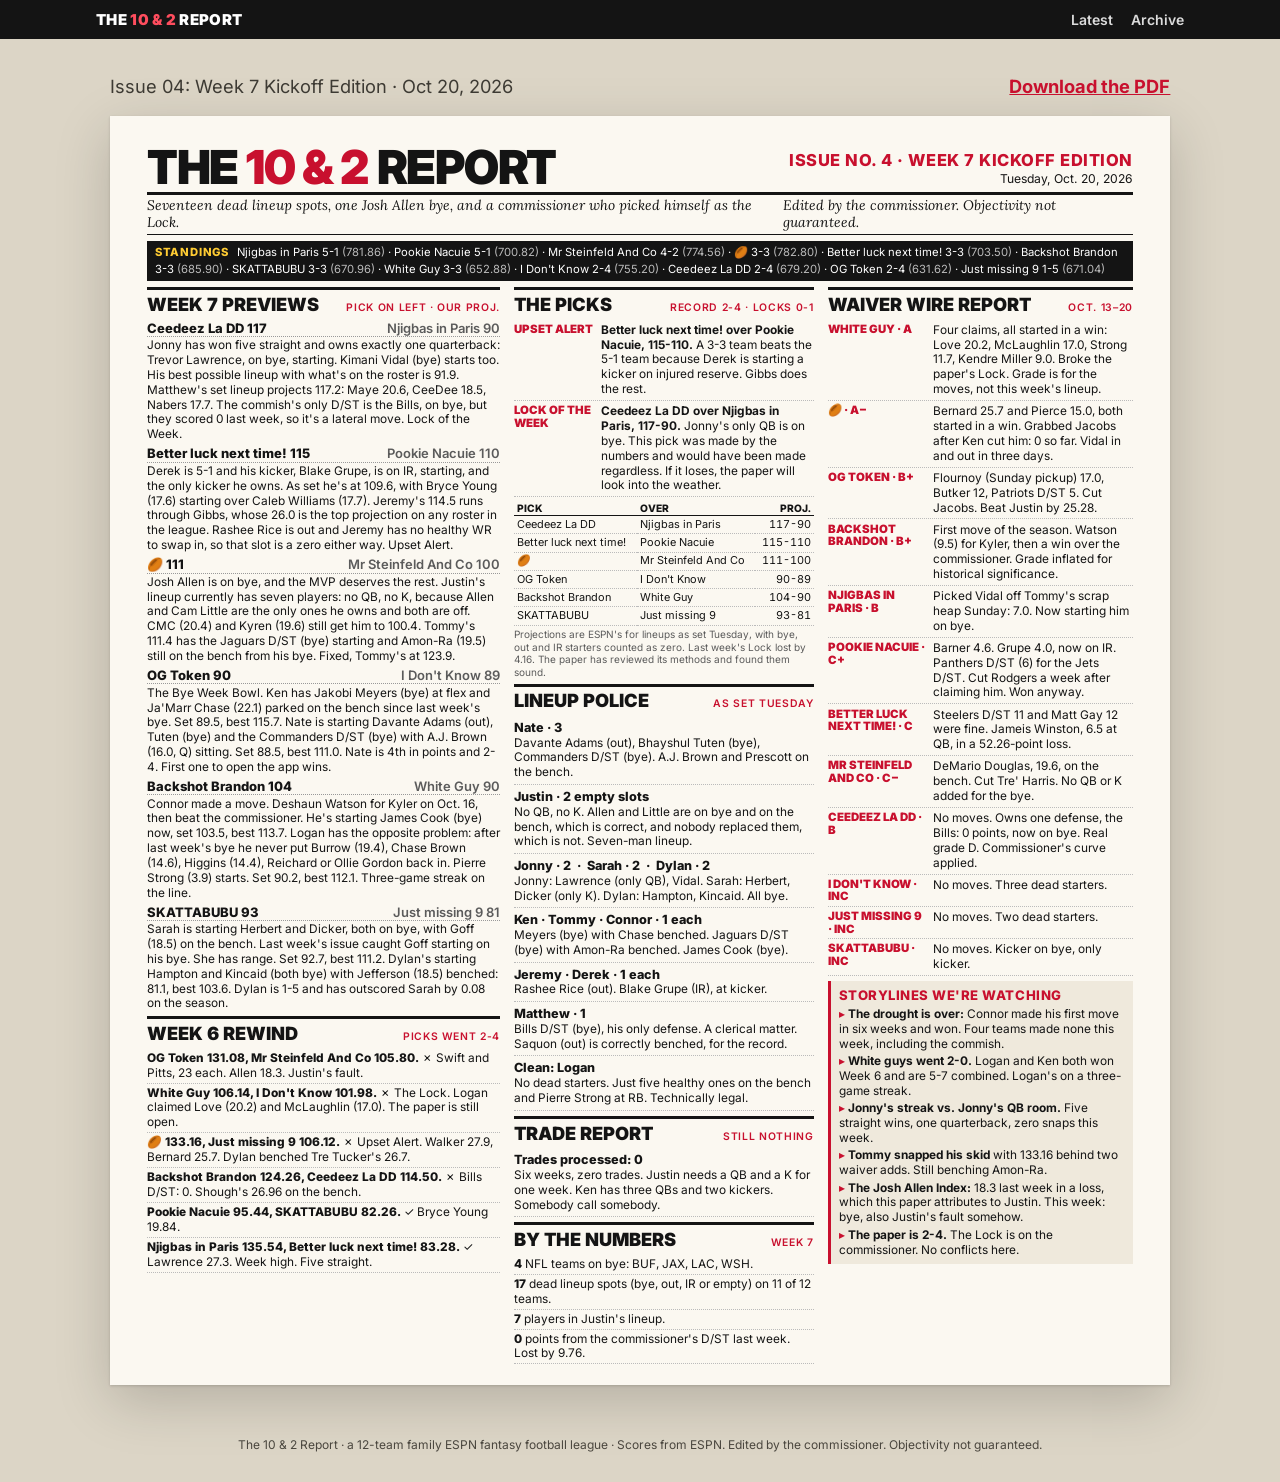
<file: issues/2026-week-07-preview/index.html>
<!doctype html>
<html lang="en"><head><meta charset="utf-8"><meta name="viewport" content="width=device-width,initial-scale=1">
<title>Issue 04: Week 7 Kickoff Edition | The 10 &amp; 2 Report</title>
<meta name="description" content="The 10 &amp; 2 Report fantasy football Kickoff Edition for Week 7 of the 2026 season: matchup previews and picks, Upset Alert, Lock of the Week, waiver wire grades, Lineup Police and a Week 6 rewind.">
<link rel="canonical" href="https://matthew-shao.github.io/ten-and-two-report/issues/2026-week-07-preview/">
<meta property="og:title" content="Issue 04: Week 7 Kickoff Edition | The 10 &amp; 2 Report"><meta property="og:description" content="The 10 &amp; 2 Report fantasy football Kickoff Edition for Week 7 of the 2026 season: matchup previews and picks, Upset Alert, Lock of the Week, waiver wire grades, Lineup Police and a Week 6 rewind.">
<meta property="og:type" content="article"><meta property="og:url" content="https://matthew-shao.github.io/ten-and-two-report/issues/2026-week-07-preview/"><meta property="og:site_name" content="The 10 &amp; 2 Report">
<meta name="twitter:card" content="summary">
<link rel="preconnect" href="https://fonts.googleapis.com"><link rel="preconnect" href="https://fonts.gstatic.com" crossorigin><link href="https://fonts.googleapis.com/css2?family=Inter:wght@400;600;700;800;900&family=Lora:ital@1&display=swap" rel="stylesheet">
<link rel="stylesheet" href="../../site.css">
</head><body class="site">
<header class="bar"><div class="bar-in"><a class="brand" href="../../">The <span>10 &amp; 2</span> Report</a>
<a class="nav" href="../../">Latest</a><a class="nav" href="../../archive/">Archive</a></div></header>
<main class="wrap"><div class="issue-meta"><span>Issue 04: Week 7 Kickoff Edition · Oct 20, 2026</span><span><a href="10and2Report_Wk7_Kickoff.pdf">Download the PDF</a></span></div><article class="sheet"><div class="mast">
  <h1>The <span>10 &amp; 2</span> Report</h1>
  <div class="meta"><div class="iss">Issue No. 4 · Week 7 Kickoff Edition</div>Tuesday, Oct. 20, 2026</div>
</div>
<div class="sub"><span>Seventeen dead lineup spots, one Josh Allen bye, and a commissioner who picked himself as the Lock.</span><span>Edited by the commissioner. Objectivity not guaranteed.</span></div>
<div class="ticker"><b>STANDINGS</b> Njigbas in Paris 5-1 <i>(781.86)</i> · Pookie Nacuie 5-1 <i>(700.82)</i> · Mr Steinfeld And Co 4-2 <i>(774.56)</i> · 🏉 3-3 <i>(782.80)</i> · Better luck next time! 3-3 <i>(703.50)</i> · Backshot Brandon 3-3 <i>(685.90)</i> · SKATTABUBU 3-3 <i>(670.96)</i> · White Guy 3-3 <i>(652.88)</i> · I Don't Know 2-4 <i>(755.20)</i> · Ceedeez La DD 2-4 <i>(679.20)</i> · OG Token 2-4 <i>(631.62)</i> · Just missing 9 1-5 <i>(671.04)</i></div>

<div class="grid">
<!-- COLUMN 1 -->
<div class="col">
<section>
<h2>Week 7 Previews <small>PICK ON LEFT · OUR PROJ.</small></h2>

<div class="game"><div class="score"><span>Ceedeez La DD 117</span><span class="l">Njigbas in Paris 90</span></div>
Jonny has won five straight and owns exactly one quarterback: Trevor Lawrence, on bye, starting. Kimani Vidal (bye) starts too. His best possible lineup with what's on the roster is 91.9. Matthew's set lineup projects 117.2: Maye 20.6, CeeDee 18.5, Nabers 17.7. The commish's only D/ST is the Bills, on bye, but they scored 0 last week, so it's a lateral move. Lock of the Week.</div>

<div class="game"><div class="score"><span>Better luck next time! 115</span><span class="l">Pookie Nacuie 110</span></div>
Derek is 5-1 and his kicker, Blake Grupe, is on IR, starting, and the only kicker he owns. As set he's at 109.6, with Bryce Young (17.6) starting over Caleb Williams (17.7). Jeremy's 114.5 runs through Gibbs, whose 26.0 is the top projection on any roster in the league. Rashee Rice is out and Jeremy has no healthy WR to swap in, so that slot is a zero either way. Upset Alert.</div>

<div class="game"><div class="score"><span>🏉 111</span><span class="l">Mr Steinfeld And Co 100</span></div>
Josh Allen is on bye, and the MVP deserves the rest. Justin's lineup currently has seven players: no QB, no K, because Allen and Cam Little are the only ones he owns and both are off. CMC (20.4) and Kyren (19.6) still get him to 100.4. Tommy's 111.4 has the Jaguars D/ST (bye) starting and Amon-Ra (19.5) still on the bench from his bye. Fixed, Tommy's at 123.9.</div>

<div class="game"><div class="score"><span>OG Token 90</span><span class="l">I Don't Know 89</span></div>
The Bye Week Bowl. Ken has Jakobi Meyers (bye) at flex and Ja'Marr Chase (22.1) parked on the bench since last week's bye. Set 89.5, best 115.7. Nate is starting Davante Adams (out), Tuten (bye) and the Commanders D/ST (bye) with A.J. Brown (16.0, Q) sitting. Set 88.5, best 111.0. Nate is 4th in points and 2-4. First one to open the app wins.</div>

<div class="game"><div class="score"><span>Backshot Brandon 104</span><span class="l">White Guy 90</span></div>
Connor made a move. Deshaun Watson for Kyler on Oct. 16, then beat the commissioner. He's starting James Cook (bye) now, set 103.5, best 113.7. Logan has the opposite problem: after last week's bye he never put Burrow (19.4), Chase Brown (14.6), Higgins (14.4), Reichard or Ollie Gordon back in. Pierre Strong (3.9) starts. Set 90.2, best 112.1. Three-game streak on the line.</div>

<div class="game"><div class="score"><span>SKATTABUBU 93</span><span class="l">Just missing 9 81</span></div>
Sarah is starting Herbert and Dicker, both on bye, with Goff (18.5) on the bench. Last week's issue caught Goff starting on his bye. She has range. Set 92.7, best 111.2. Dylan's starting Hampton and Kincaid (both bye) with Jefferson (18.5) benched: 81.1, best 103.6. Dylan is 1-5 and has outscored Sarah by 0.08 on the season.</div>
</section>

<section>
<h2>Week 6 Rewind <small>PICKS WENT 2-4</small></h2>
<div class="rw"><span class="s">OG Token 131.08, Mr Steinfeld And Co 105.80.</span> ✗ Swift and Pitts, 23 each. Allen 18.3. Justin's fault.</div>
<div class="rw"><span class="s">White Guy 106.14, I Don't Know 101.98.</span> ✗ The Lock. Logan claimed Love (20.2) and McLaughlin (17.0). The paper is still open.</div>
<div class="rw"><span class="s">🏉 133.16, Just missing 9 106.12.</span> ✗ Upset Alert. Walker 27.9, Bernard 25.7. Dylan benched Tre Tucker's 26.7.</div>
<div class="rw"><span class="s">Backshot Brandon 124.26, Ceedeez La DD 114.50.</span> ✗ Bills D/ST: 0. Shough's 26.96 on the bench.</div>
<div class="rw"><span class="s">Pookie Nacuie 95.44, SKATTABUBU 82.26.</span> ✓ Bryce Young 19.84.</div>
<div class="rw"><span class="s">Njigbas in Paris 135.54, Better luck next time! 83.28.</span> ✓ Lawrence 27.3. Week high. Five straight.</div>
</section>
</div>

<!-- COLUMN 2 -->
<div class="col">
<section>
<h2>The Picks <small>RECORD 2-4 · LOCKS 0-1</small></h2>
<div class="award"><div class="t">Upset Alert</div><div><b>Better luck next time! over Pookie Nacuie, 115-110.</b> A 3-3 team beats the 5-1 team because Derek is starting a kicker on injured reserve. Gibbs does the rest.</div></div>
<div class="award"><div class="t">Lock of the Week</div><div><b>Ceedeez La DD over Njigbas in Paris, 117-90.</b> Jonny's only QB is on bye. This pick was made by the numbers and would have been made regardless. If it loses, the paper will look into the weather.</div></div>
<table class="luck" style="margin-top:3px;white-space:nowrap;font-size:6.3pt">
<tr><th>Pick</th><th style="text-align:left">Over</th><th>Proj.</th></tr>
<tr><td>Ceedeez La DD</td><td style="text-align:left">Njigbas in Paris</td><td>117-90</td></tr>
<tr><td>Better luck next time!</td><td style="text-align:left">Pookie Nacuie</td><td>115-110</td></tr>
<tr><td>🏉</td><td style="text-align:left">Mr Steinfeld And Co</td><td>111-100</td></tr>
<tr><td>OG Token</td><td style="text-align:left">I Don't Know</td><td>90-89</td></tr>
<tr><td>Backshot Brandon</td><td style="text-align:left">White Guy</td><td>104-90</td></tr>
<tr><td>SKATTABUBU</td><td style="text-align:left">Just missing 9</td><td>93-81</td></tr>
</table>
<div class="note">Projections are ESPN's for lineups as set Tuesday, with bye, out and IR starters counted as zero. Last week's Lock lost by 4.16. The paper has reviewed its methods and found them sound.</div>
</section>

<section>
<h2>Lineup Police <small>AS SET TUESDAY</small></h2>
<div class="trade"><div class="deal">Nate · 3</div>Davante Adams (out), Bhayshul Tuten (bye), Commanders D/ST (bye). A.J. Brown and Prescott on the bench.</div>
<div class="trade"><div class="deal">Justin · 2 empty slots</div>No QB, no K. Allen and Little are on bye and on the bench, which is correct, and nobody replaced them, which is not. Seven-man lineup.</div>
<div class="trade"><div class="deal">Jonny · 2 &nbsp;·&nbsp; Sarah · 2 &nbsp;·&nbsp; Dylan · 2</div>Jonny: Lawrence (only QB), Vidal. Sarah: Herbert, Dicker (only K). Dylan: Hampton, Kincaid. All bye.</div>
<div class="trade"><div class="deal">Ken · Tommy · Connor · 1 each</div>Meyers (bye) with Chase benched. Jaguars D/ST (bye) with Amon-Ra benched. James Cook (bye).</div>
<div class="trade"><div class="deal">Jeremy · Derek · 1 each</div>Rashee Rice (out). Blake Grupe (IR), at kicker.</div>
<div class="trade"><div class="deal">Matthew · 1</div>Bills D/ST (bye), his only defense. A clerical matter. Saquon (out) is correctly benched, for the record.</div>
<div class="trade"><div class="deal">Clean: Logan</div>No dead starters. Just five healthy ones on the bench and Pierre Strong at RB. Technically legal.</div>
</section>

<section>
<h2>Trade Report <small>STILL NOTHING</small></h2>
<div class="trade"><div class="deal">Trades processed: 0</div>Six weeks, zero trades. Justin needs a QB and a K for one week. Ken has three QBs and two kickers. Somebody call somebody.</div>
</section>

<section>
<h2>By the Numbers <small>WEEK 7</small></h2>
<div class="rw"><span class="s">4</span> NFL teams on bye: BUF, JAX, LAC, WSH.</div>
<div class="rw"><span class="s">17</span> dead lineup spots (bye, out, IR or empty) on 11 of 12 teams.</div>
<div class="rw"><span class="s">7</span> players in Justin's lineup.</div>
<div class="rw"><span class="s">0</span> points from the commissioner's D/ST last week. Lost by 9.76.</div>
</section>
</div>

<!-- COLUMN 3 -->
<div class="col">
<section class="ww">
<h2>Waiver Wire Report <small>OCT. 13–20</small></h2>
<style>.ww .award{grid-template-columns:76px 1fr}</style>
<div class="award"><div class="t">White Guy · A</div><div>Four claims, all started in a win: Love 20.2, McLaughlin 17.0, Strong 11.7, Kendre Miller 9.0. Broke the paper's Lock. Grade is for the moves, not this week's lineup.</div></div>
<div class="award"><div class="t">🏉 · A−</div><div>Bernard 25.7 and Pierce 15.0, both started in a win. Grabbed Jacobs after Ken cut him: 0 so far. Vidal in and out in three days.</div></div>
<div class="award"><div class="t">OG Token · B+</div><div>Flournoy (Sunday pickup) 17.0, Butker 12, Patriots D/ST 5. Cut Jacobs. Beat Justin by 25.28.</div></div>
<div class="award"><div class="t">Backshot Brandon · B+</div><div>First move of the season. Watson (9.5) for Kyler, then a win over the commissioner. Grade inflated for historical significance.</div></div>
<div class="award"><div class="t">Njigbas in Paris · B</div><div>Picked Vidal off Tommy's scrap heap Sunday: 7.0. Now starting him on bye.</div></div>
<div class="award"><div class="t">Pookie Nacuie · C+</div><div>Barner 4.6. Grupe 4.0, now on IR. Panthers D/ST (6) for the Jets D/ST. Cut Rodgers a week after claiming him. Won anyway.</div></div>
<div class="award"><div class="t">Better luck next time! · C</div><div>Steelers D/ST 11 and Matt Gay 12 were fine. Jameis Winston, 6.5 at QB, in a 52.26-point loss.</div></div>
<div class="award"><div class="t">Mr Steinfeld And Co · C−</div><div>DeMario Douglas, 19.6, on the bench. Cut Tre' Harris. No QB or K added for the bye.</div></div>
<div class="award"><div class="t">Ceedeez La DD · B</div><div>No moves. Owns one defense, the Bills: 0 points, now on bye. Real grade D. Commissioner's curve applied.</div></div>
<div class="award"><div class="t">I Don't Know · Inc</div><div>No moves. Three dead starters.</div></div>
<div class="award"><div class="t">Just missing 9 · Inc</div><div>No moves. Two dead starters.</div></div>
<div class="award"><div class="t">SKATTABUBU · Inc</div><div>No moves. Kicker on bye, only kicker.</div></div>
</section>

<section>
<div class="box"><h3 style="margin-top:0">Storylines We're Watching</h3>
<ul>
<li><b>The drought is over:</b> Connor made his first move in six weeks and won. Four teams made none this week, including the commish.</li>
<li><b>White guys went 2-0.</b> Logan and Ken both won Week 6 and are 5-7 combined. Logan's on a three-game streak.</li>
<li><b>Jonny's streak vs. Jonny's QB room.</b> Five straight wins, one quarterback, zero snaps this week.</li>
<li><b>Tommy snapped his skid</b> with 133.16 behind two waiver adds. Still benching Amon-Ra.</li>
<li><b>The Josh Allen Index:</b> 18.3 last week in a loss, which this paper attributes to Justin. This week: bye, also Justin's fault somehow.</li>
<li><b>The paper is 2-4.</b> The Lock is on the commissioner. No conflicts here.</li>
</ul></div>
</section>
</div>
</div>
</article></main>
<footer class="site">The 10 &amp; 2 Report · a 12-team family ESPN fantasy football league · Scores from ESPN. Edited by the commissioner. Objectivity not guaranteed.</footer>
</body></html>
</file>
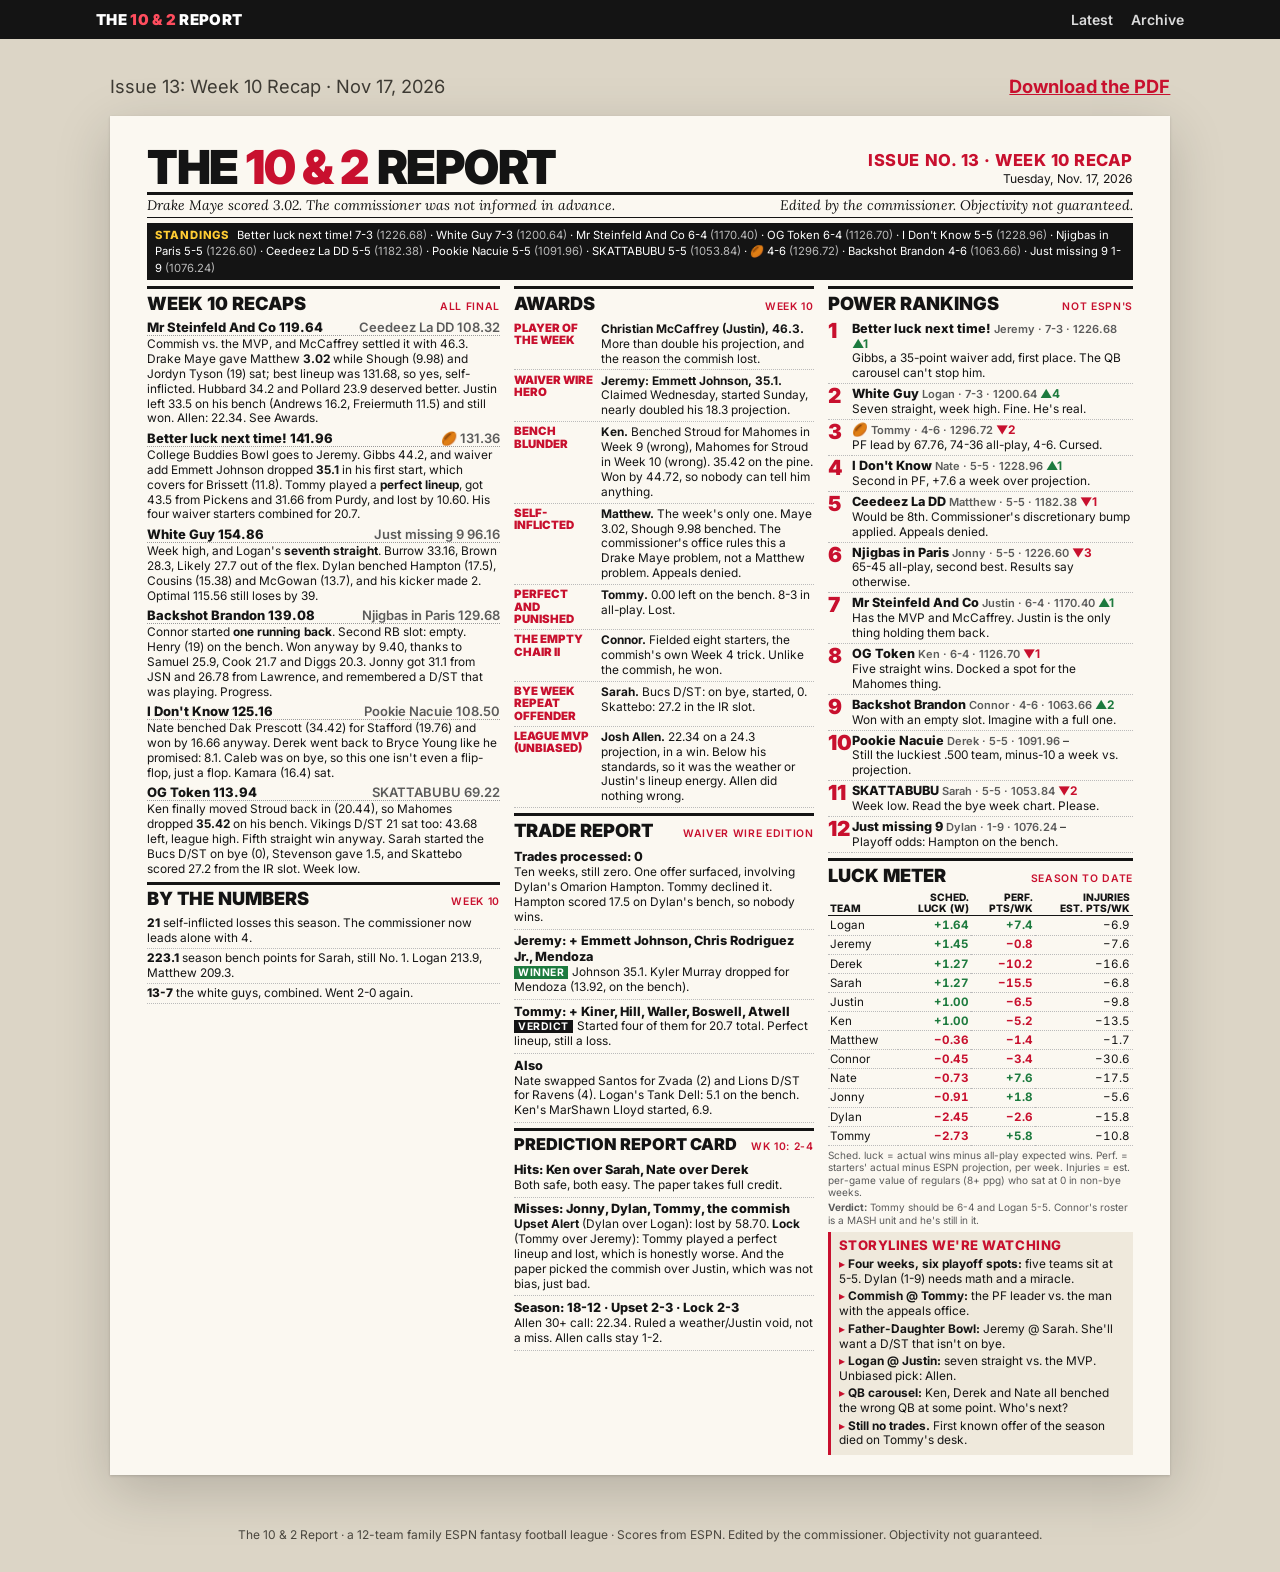
<file: issues/2026-week-10/index.html>
<!doctype html>
<html lang="en"><head><meta charset="utf-8"><meta name="viewport" content="width=device-width,initial-scale=1">
<title>Issue 13: Week 10 Recap | The 10 &amp; 2 Report</title>
<meta name="description" content="The 10 &amp; 2 Report fantasy football recap, Week 10 of the 2026 season: matchup recaps, awards, waiver wire report, power rankings, luck meter and the Prediction Report Card.">
<link rel="canonical" href="https://matthew-shao.github.io/ten-and-two-report/issues/2026-week-10/">
<meta property="og:title" content="Issue 13: Week 10 Recap | The 10 &amp; 2 Report"><meta property="og:description" content="The 10 &amp; 2 Report fantasy football recap, Week 10 of the 2026 season: matchup recaps, awards, waiver wire report, power rankings, luck meter and the Prediction Report Card.">
<meta property="og:type" content="article"><meta property="og:url" content="https://matthew-shao.github.io/ten-and-two-report/issues/2026-week-10/"><meta property="og:site_name" content="The 10 &amp; 2 Report">
<meta name="twitter:card" content="summary">
<link rel="preconnect" href="https://fonts.googleapis.com"><link rel="preconnect" href="https://fonts.gstatic.com" crossorigin><link href="https://fonts.googleapis.com/css2?family=Inter:wght@400;600;700;800;900&family=Lora:ital@1&display=swap" rel="stylesheet">
<link rel="stylesheet" href="../../site.css">
</head><body class="site">
<header class="bar"><div class="bar-in"><a class="brand" href="../../">The <span>10 &amp; 2</span> Report</a>
<a class="nav" href="../../">Latest</a><a class="nav" href="../../archive/">Archive</a></div></header>
<main class="wrap"><div class="issue-meta"><span>Issue 13: Week 10 Recap · Nov 17, 2026</span><span><a href="10and2Report_Wk10.pdf">Download the PDF</a></span></div><article class="sheet"><div class="mast">
  <h1>The <span>10 &amp; 2</span> Report</h1>
  <div class="meta"><div class="iss">Issue No. 13 · Week 10 Recap</div>Tuesday, Nov. 17, 2026</div>
</div>
<div class="sub"><span>Drake Maye scored 3.02. The commissioner was not informed in advance.</span><span>Edited by the commissioner. Objectivity not guaranteed.</span></div>
<div class="ticker"><b>STANDINGS</b> Better luck next time! 7-3 <i>(1226.68)</i> · White Guy 7-3 <i>(1200.64)</i> · Mr Steinfeld And Co 6-4 <i>(1170.40)</i> · OG Token 6-4 <i>(1126.70)</i> · I Don't Know 5-5 <i>(1228.96)</i> · Njigbas in Paris 5-5 <i>(1226.60)</i> · Ceedeez La DD 5-5 <i>(1182.38)</i> · Pookie Nacuie 5-5 <i>(1091.96)</i> · SKATTABUBU 5-5 <i>(1053.84)</i> · 🏉 4-6 <i>(1296.72)</i> · Backshot Brandon 4-6 <i>(1063.66)</i> · Just missing 9 1-9 <i>(1076.24)</i></div>

<div class="grid">
<!-- COLUMN 1 -->
<div class="col">
<section>
<h2>Week 10 Recaps <small>ALL FINAL</small></h2>

<div class="game"><div class="score"><span>Mr Steinfeld And Co 119.64</span><span class="l">Ceedeez La DD 108.32</span></div>
Commish vs. the MVP, and McCaffrey settled it with 46.3. Drake Maye gave Matthew <b>3.02</b> while Shough (9.98) and Jordyn Tyson (19) sat; best lineup was 131.68, so yes, self-inflicted. Hubbard 34.2 and Pollard 23.9 deserved better. Justin left 33.5 on his bench (Andrews 16.2, Freiermuth 11.5) and still won. Allen: 22.34. See Awards.</div>

<div class="game"><div class="score"><span>Better luck next time! 141.96</span><span class="l">🏉 131.36</span></div>
College Buddies Bowl goes to Jeremy. Gibbs 44.2, and waiver add Emmett Johnson dropped <b>35.1</b> in his first start, which covers for Brissett (11.8). Tommy played a <b>perfect lineup</b>, got 43.5 from Pickens and 31.66 from Purdy, and lost by 10.60. His four waiver starters combined for 20.7.</div>

<div class="game"><div class="score"><span>White Guy 154.86</span><span class="l">Just missing 9 96.16</span></div>
Week high, and Logan's <b>seventh straight</b>. Burrow 33.16, Brown 28.3, Likely 27.7 out of the flex. Dylan benched Hampton (17.5), Cousins (15.38) and McGowan (13.7), and his kicker made 2. Optimal 115.56 still loses by 39.</div>

<div class="game"><div class="score"><span>Backshot Brandon 139.08</span><span class="l">Njigbas in Paris 129.68</span></div>
Connor started <b>one running back</b>. Second RB slot: empty. Henry (19) on the bench. Won anyway by 9.40, thanks to Samuel 25.9, Cook 21.7 and Diggs 20.3. Jonny got 31.1 from JSN and 26.78 from Lawrence, and remembered a D/ST that was playing. Progress.</div>

<div class="game"><div class="score"><span>I Don't Know 125.16</span><span class="l">Pookie Nacuie 108.50</span></div>
Nate benched Dak Prescott (34.42) for Stafford (19.76) and won by 16.66 anyway. Derek went back to Bryce Young like he promised: 8.1. Caleb was on bye, so this one isn't even a flip-flop, just a flop. Kamara (16.4) sat.</div>

<div class="game"><div class="score"><span>OG Token 113.94</span><span class="l">SKATTABUBU 69.22</span></div>
Ken finally moved Stroud back in (20.44), so Mahomes dropped <b>35.42</b> on his bench. Vikings D/ST 21 sat too: 43.68 left, league high. Fifth straight win anyway. Sarah started the Bucs D/ST on bye (0), Stevenson gave 1.5, and Skattebo scored 27.2 from the IR slot. Week low.</div>
</section>

<section>
<h2>By the Numbers <small>WEEK 10</small></h2>
<div class="rw"><span class="s">21</span> self-inflicted losses this season. The commissioner now leads alone with 4.</div>
<div class="rw"><span class="s">223.1</span> season bench points for Sarah, still No. 1. Logan 213.9, Matthew 209.3.</div>
<div class="rw"><span class="s">13-7</span> the white guys, combined. Went 2-0 again.</div>
</section>
</div>

<!-- COLUMN 2 -->
<div class="col">
<section>
<h2>Awards <small>WEEK 10</small></h2>
<div class="award"><div class="t">Player of the Week</div><div><b>Christian McCaffrey (Justin), 46.3.</b> More than double his projection, and the reason the commish lost.</div></div>
<div class="award"><div class="t">Waiver Wire Hero</div><div><b>Jeremy: Emmett Johnson, 35.1.</b> Claimed Wednesday, started Sunday, nearly doubled his 18.3 projection.</div></div>
<div class="award"><div class="t">Bench Blunder</div><div><b>Ken.</b> Benched Stroud for Mahomes in Week 9 (wrong), Mahomes for Stroud in Week 10 (wrong). 35.42 on the pine. Won by 44.72, so nobody can tell him anything.</div></div>
<div class="award"><div class="t">Self-Inflicted</div><div><b>Matthew.</b> The week's only one. Maye 3.02, Shough 9.98 benched. The commissioner's office rules this a Drake Maye problem, not a Matthew problem. Appeals denied.</div></div>
<div class="award"><div class="t">Perfect and Punished</div><div><b>Tommy.</b> 0.00 left on the bench. 8-3 in all-play. Lost.</div></div>
<div class="award"><div class="t">The Empty Chair II</div><div><b>Connor.</b> Fielded eight starters, the commish's own Week 4 trick. Unlike the commish, he won.</div></div>
<div class="award"><div class="t">Bye Week Repeat Offender</div><div><b>Sarah.</b> Bucs D/ST: on bye, started, 0. Skattebo: 27.2 in the IR slot.</div></div>
<div class="award"><div class="t">League MVP (Unbiased)</div><div><b>Josh Allen.</b> 22.34 on a 24.3 projection, in a win. Below his standards, so it was the weather or Justin's lineup energy. Allen did nothing wrong.</div></div>
</section>

<section>
<h2>Trade Report <small>WAIVER WIRE EDITION</small></h2>
<div class="trade"><div class="deal">Trades processed: 0</div>Ten weeks, still zero. One offer surfaced, involving Dylan's Omarion Hampton. Tommy declined it. Hampton scored 17.5 on Dylan's bench, so nobody wins.</div>
<div class="trade"><div class="deal">Jeremy: + Emmett Johnson, Chris Rodriguez Jr., Mendoza</div><span class="verdict win">Winner</span>Johnson 35.1. Kyler Murray dropped for Mendoza (13.92, on the bench).</div>
<div class="trade"><div class="deal">Tommy: + Kiner, Hill, Waller, Boswell, Atwell</div><span class="verdict">Verdict</span>Started four of them for 20.7 total. Perfect lineup, still a loss.</div>
<div class="trade"><div class="deal">Also</div>Nate swapped Santos for Zvada (2) and Lions D/ST for Ravens (4). Logan's Tank Dell: 5.1 on the bench. Ken's MarShawn Lloyd started, 6.9.</div>
</section>

<section>
<h2 style="font-size:9.4pt">Prediction Report Card <small>WK 10: 2-4</small></h2>
<div class="trade"><div class="deal">Hits: Ken over Sarah, Nate over Derek</div>Both safe, both easy. The paper takes full credit.</div>
<div class="trade"><div class="deal">Misses: Jonny, Dylan, Tommy, the commish</div><b>Upset Alert</b> (Dylan over Logan): lost by 58.70. <b>Lock</b> (Tommy over Jeremy): Tommy played a perfect lineup and lost, which is honestly worse. And the paper picked the commish over Justin, which was not bias, just bad.</div>
<div class="trade"><div class="deal">Season: 18-12 · Upset 2-3 · Lock 2-3</div>Allen 30+ call: 22.34. Ruled a weather/Justin void, not a miss. Allen calls stay 1-2.</div>
</section>
</div>

<!-- COLUMN 3 -->
<div class="col">
<section>
<h2>Power Rankings <small>NOT ESPN'S</small></h2>
<table class="pr">
<tr><td class="rk">1</td><td><span class="tm">Better luck next time!</span> <span class="rec">Jeremy · 7-3 · 1226.68</span> <span class="up">▲1</span><br>Gibbs, a 35-point waiver add, first place. The QB carousel can't stop him.</td></tr>
<tr><td class="rk">2</td><td><span class="tm">White Guy</span> <span class="rec">Logan · 7-3 · 1200.64</span> <span class="up">▲4</span><br>Seven straight, week high. Fine. He's real.</td></tr>
<tr><td class="rk">3</td><td><span class="tm">🏉</span> <span class="rec">Tommy · 4-6 · 1296.72</span> <span class="dn">▼2</span><br>PF lead by 67.76, 74-36 all-play, 4-6. Cursed.</td></tr>
<tr><td class="rk">4</td><td><span class="tm">I Don't Know</span> <span class="rec">Nate · 5-5 · 1228.96</span> <span class="up">▲1</span><br>Second in PF, +7.6 a week over projection.</td></tr>
<tr><td class="rk">5</td><td><span class="tm">Ceedeez La DD</span> <span class="rec">Matthew · 5-5 · 1182.38</span> <span class="dn">▼1</span><br>Would be 8th. Commissioner's discretionary bump applied. Appeals denied.</td></tr>
<tr><td class="rk">6</td><td><span class="tm">Njigbas in Paris</span> <span class="rec">Jonny · 5-5 · 1226.60</span> <span class="dn">▼3</span><br>65-45 all-play, second best. Results say otherwise.</td></tr>
<tr><td class="rk">7</td><td><span class="tm">Mr Steinfeld And Co</span> <span class="rec">Justin · 6-4 · 1170.40</span> <span class="up">▲1</span><br>Has the MVP and McCaffrey. Justin is the only thing holding them back.</td></tr>
<tr><td class="rk">8</td><td><span class="tm">OG Token</span> <span class="rec">Ken · 6-4 · 1126.70</span> <span class="dn">▼1</span><br>Five straight wins. Docked a spot for the Mahomes thing.</td></tr>
<tr><td class="rk">9</td><td><span class="tm">Backshot Brandon</span> <span class="rec">Connor · 4-6 · 1063.66</span> <span class="up">▲2</span><br>Won with an empty slot. Imagine with a full one.</td></tr>
<tr><td class="rk">10</td><td><span class="tm">Pookie Nacuie</span> <span class="rec">Derek · 5-5 · 1091.96</span> <span>–</span><br>Still the luckiest .500 team, minus-10 a week vs. projection.</td></tr>
<tr><td class="rk">11</td><td><span class="tm">SKATTABUBU</span> <span class="rec">Sarah · 5-5 · 1053.84</span> <span class="dn">▼2</span><br>Week low. Read the bye week chart. Please.</td></tr>
<tr><td class="rk">12</td><td><span class="tm">Just missing 9</span> <span class="rec">Dylan · 1-9 · 1076.24</span> <span>–</span><br>Playoff odds: Hampton on the bench.</td></tr>
</table>
</section>

<section>
<h2>Luck Meter <small>SEASON TO DATE</small></h2>
<table class="luck">
<tr><th>Team</th><th>Sched.<br>luck (W)</th><th>Perf.<br>pts/wk</th><th>Injuries<br>est. pts/wk</th></tr>
<tr><td>Logan</td><td class="pos">+1.64</td><td class="pos">+7.4</td><td>−6.9</td></tr>
<tr><td>Jeremy</td><td class="pos">+1.45</td><td class="neg">−0.8</td><td>−7.6</td></tr>
<tr><td>Derek</td><td class="pos">+1.27</td><td class="neg">−10.2</td><td>−16.6</td></tr>
<tr><td>Sarah</td><td class="pos">+1.27</td><td class="neg">−15.5</td><td>−6.8</td></tr>
<tr><td>Justin</td><td class="pos">+1.00</td><td class="neg">−6.5</td><td>−9.8</td></tr>
<tr><td>Ken</td><td class="pos">+1.00</td><td class="neg">−5.2</td><td>−13.5</td></tr>
<tr><td>Matthew</td><td class="neg">−0.36</td><td class="neg">−1.4</td><td>−1.7</td></tr>
<tr><td>Connor</td><td class="neg">−0.45</td><td class="neg">−3.4</td><td>−30.6</td></tr>
<tr><td>Nate</td><td class="neg">−0.73</td><td class="pos">+7.6</td><td>−17.5</td></tr>
<tr><td>Jonny</td><td class="neg">−0.91</td><td class="pos">+1.8</td><td>−5.6</td></tr>
<tr><td>Dylan</td><td class="neg">−2.45</td><td class="neg">−2.6</td><td>−15.8</td></tr>
<tr><td>Tommy</td><td class="neg">−2.73</td><td class="pos">+5.8</td><td>−10.8</td></tr>
</table>
<div class="note">Sched. luck = actual wins minus all-play expected wins. Perf. = starters' actual minus ESPN projection, per week. Injuries = est. per-game value of regulars (8+ ppg) who sat at 0 in non-bye weeks.</div>
<div class="note"><b>Verdict:</b> Tommy should be 6-4 and Logan 5-5. Connor's roster is a MASH unit and he's still in it.</div>
</section>

<section>
<div class="box"><h3 style="margin-top:0">Storylines We're Watching</h3>
<ul>
<li><b>Four weeks, six playoff spots:</b> five teams sit at 5-5. Dylan (1-9) needs math and a miracle.</li>
<li><b>Commish @ Tommy:</b> the PF leader vs. the man with the appeals office.</li>
<li><b>Father-Daughter Bowl:</b> Jeremy @ Sarah. She'll want a D/ST that isn't on bye.</li>
<li><b>Logan @ Justin:</b> seven straight vs. the MVP. Unbiased pick: Allen.</li>
<li><b>QB carousel:</b> Ken, Derek and Nate all benched the wrong QB at some point. Who's next?</li>
<li><b>Still no trades.</b> First known offer of the season died on Tommy's desk.</li>
</ul></div>
</section>
</div>
</div>
</article></main>
<footer class="site">The 10 &amp; 2 Report · a 12-team family ESPN fantasy football league · Scores from ESPN. Edited by the commissioner. Objectivity not guaranteed.</footer>
</body></html>
</file>
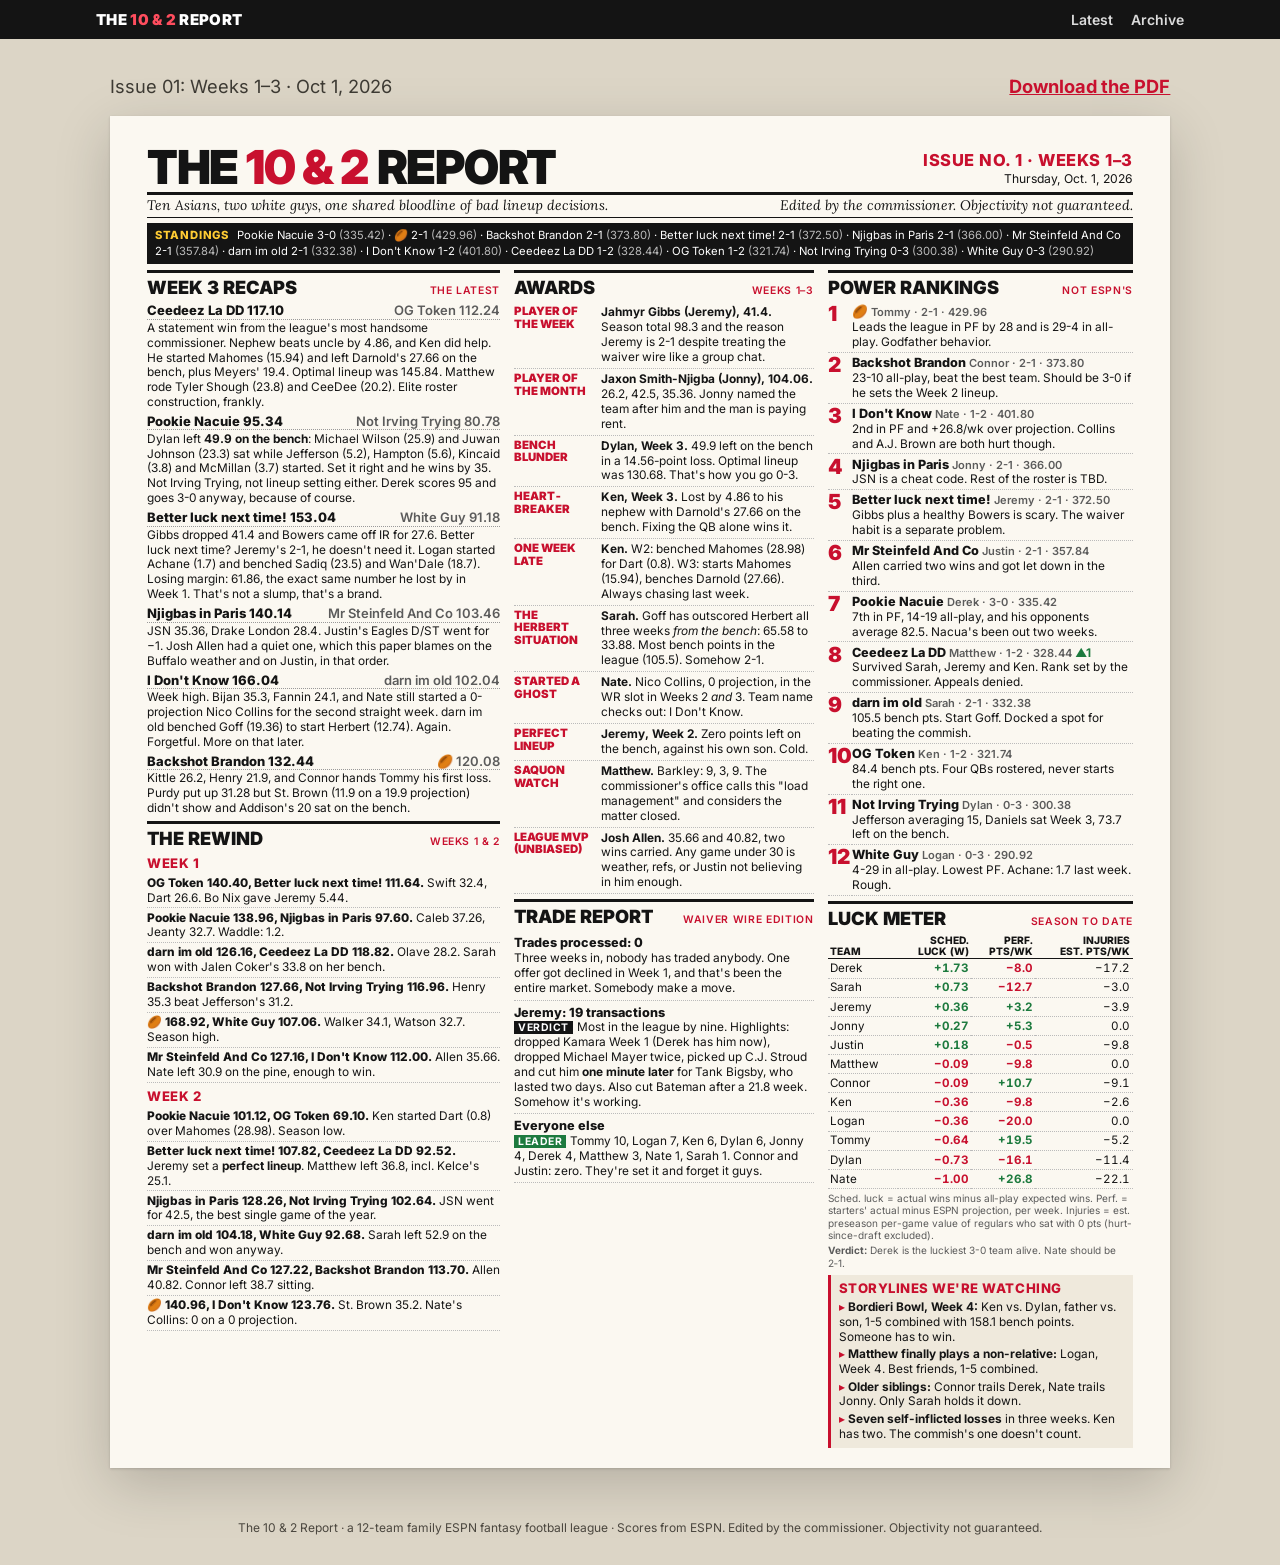
<file: issues/2026-weeks-1-3/index.html>
<!doctype html>
<html lang="en"><head><meta charset="utf-8"><meta name="viewport" content="width=device-width,initial-scale=1">
<title>Issue 01: Weeks 1–3 | The 10 &amp; 2 Report</title>
<meta name="description" content="The 10 &amp; 2 Report fantasy football recap, Weeks 1–3 of 2026: matchup recaps, bench blunders, waiver wire, power rankings and the luck meter.">
<link rel="canonical" href="https://matthew-shao.github.io/ten-and-two-report/issues/2026-weeks-1-3/">
<meta property="og:title" content="Issue 01: Weeks 1–3 | The 10 &amp; 2 Report"><meta property="og:description" content="The 10 &amp; 2 Report fantasy football recap, Weeks 1–3 of 2026: matchup recaps, bench blunders, waiver wire, power rankings and the luck meter.">
<meta property="og:type" content="article"><meta property="og:url" content="https://matthew-shao.github.io/ten-and-two-report/issues/2026-weeks-1-3/"><meta property="og:site_name" content="The 10 &amp; 2 Report">
<meta name="twitter:card" content="summary">
<link rel="preconnect" href="https://fonts.googleapis.com"><link rel="preconnect" href="https://fonts.gstatic.com" crossorigin><link href="https://fonts.googleapis.com/css2?family=Inter:wght@400;600;700;800;900&family=Lora:ital@1&display=swap" rel="stylesheet">
<link rel="stylesheet" href="../../site.css">
</head><body class="site">
<header class="bar"><div class="bar-in"><a class="brand" href="../../">The <span>10 &amp; 2</span> Report</a>
<a class="nav" href="../../">Latest</a><a class="nav" href="../../archive/">Archive</a></div></header>
<main class="wrap"><div class="issue-meta"><span>Issue 01: Weeks 1–3 · Oct 1, 2026</span><span><a href="10and2Report_Wk3.pdf">Download the PDF</a></span></div><article class="sheet"><div class="mast">
  <h1>The <span>10 &amp; 2</span> Report</h1>
  <div class="meta"><div class="iss">Issue No. 1 · Weeks 1–3</div>Thursday, Oct. 1, 2026</div>
</div>
<div class="sub"><span>Ten Asians, two white guys, one shared bloodline of bad lineup decisions.</span><span>Edited by the commissioner. Objectivity not guaranteed.</span></div>
<div class="ticker"><b>STANDINGS</b> Pookie Nacuie 3-0 <i>(335.42)</i> · 🏉 2-1 <i>(429.96)</i> · Backshot Brandon 2-1 <i>(373.80)</i> · Better luck next time! 2-1 <i>(372.50)</i> · Njigbas in Paris 2-1 <i>(366.00)</i> · Mr Steinfeld And Co 2-1 <i>(357.84)</i> · darn im old 2-1 <i>(332.38)</i> · I Don't Know 1-2 <i>(401.80)</i> · Ceedeez La DD 1-2 <i>(328.44)</i> · OG Token 1-2 <i>(321.74)</i> · Not Irving Trying 0-3 <i>(300.38)</i> · White Guy 0-3 <i>(290.92)</i></div>

<div class="grid">
<!-- COLUMN 1 -->
<div class="col">
<section>
<h2>Week 3 Recaps <small>THE LATEST</small></h2>

<div class="game"><div class="score"><span>Ceedeez La DD 117.10</span><span class="l">OG Token 112.24</span></div>
A statement win from the league's most handsome commissioner. Nephew beats uncle by 4.86, and Ken did help. He started Mahomes (15.94) and left Darnold's 27.66 on the bench, plus Meyers' 19.4. Optimal lineup was 145.84. Matthew rode Tyler Shough (23.8) and CeeDee (20.2). Elite roster construction, frankly.</div>

<div class="game"><div class="score"><span>Pookie Nacuie 95.34</span><span class="l">Not Irving Trying 80.78</span></div>
Dylan left <b>49.9 on the bench</b>: Michael Wilson (25.9) and Juwan Johnson (23.3) sat while Jefferson (5.2), Hampton (5.6), Kincaid (3.8) and McMillan (3.7) started. Set it right and he wins by 35. Not Irving Trying, not lineup setting either. Derek scores 95 and goes 3-0 anyway, because of course.</div>

<div class="game"><div class="score"><span>Better luck next time! 153.04</span><span class="l">White Guy 91.18</span></div>
Gibbs dropped 41.4 and Bowers came off IR for 27.6. Better luck next time? Jeremy's 2-1, he doesn't need it. Logan started Achane (1.7) and benched Sadiq (23.5) and Wan'Dale (18.7). Losing margin: 61.86, the exact same number he lost by in Week 1. That's not a slump, that's a brand.</div>

<div class="game"><div class="score"><span>Njigbas in Paris 140.14</span><span class="l">Mr Steinfeld And Co 103.46</span></div>
JSN 35.36, Drake London 28.4. Justin's Eagles D/ST went for −1. Josh Allen had a quiet one, which this paper blames on the Buffalo weather and on Justin, in that order.</div>

<div class="game"><div class="score"><span>I Don't Know 166.04</span><span class="l">darn im old 102.04</span></div>
Week high. Bijan 35.3, Fannin 24.1, and Nate still started a 0-projection Nico Collins for the second straight week. darn im old benched Goff (19.36) to start Herbert (12.74). Again. Forgetful. More on that later.</div>

<div class="game"><div class="score"><span>Backshot Brandon 132.44</span><span class="l">🏉 120.08</span></div>
Kittle 26.2, Henry 21.9, and Connor hands Tommy his first loss. Purdy put up 31.28 but St. Brown (11.9 on a 19.9 projection) didn't show and Addison's 20 sat on the bench.</div>
</section>

<section>
<h2>The Rewind <small>WEEKS 1 &amp; 2</small></h2>
<h3>Week 1</h3>
<div class="rw"><span class="s">OG Token 140.40, Better luck next time! 111.64.</span> Swift 32.4, Dart 26.6. Bo Nix gave Jeremy 5.44.</div>
<div class="rw"><span class="s">Pookie Nacuie 138.96, Njigbas in Paris 97.60.</span> Caleb 37.26, Jeanty 32.7. Waddle: 1.2.</div>
<div class="rw"><span class="s">darn im old 126.16, Ceedeez La DD 118.82.</span> Olave 28.2. Sarah won with Jalen Coker's 33.8 on her bench.</div>
<div class="rw"><span class="s">Backshot Brandon 127.66, Not Irving Trying 116.96.</span> Henry 35.3 beat Jefferson's 31.2.</div>
<div class="rw"><span class="s">🏉 168.92, White Guy 107.06.</span> Walker 34.1, Watson 32.7. Season high.</div>
<div class="rw"><span class="s">Mr Steinfeld And Co 127.16, I Don't Know 112.00.</span> Allen 35.66. Nate left 30.9 on the pine, enough to win.</div>
<h3>Week 2</h3>
<div class="rw"><span class="s">Pookie Nacuie 101.12, OG Token 69.10.</span> Ken started Dart (0.8) over Mahomes (28.98). Season low.</div>
<div class="rw"><span class="s">Better luck next time! 107.82, Ceedeez La DD 92.52.</span> Jeremy set a <b>perfect lineup</b>. Matthew left 36.8, incl. Kelce's 25.1.</div>
<div class="rw"><span class="s">Njigbas in Paris 128.26, Not Irving Trying 102.64.</span> JSN went for 42.5, the best single game of the year.</div>
<div class="rw"><span class="s">darn im old 104.18, White Guy 92.68.</span> Sarah left 52.9 on the bench and won anyway.</div>
<div class="rw"><span class="s">Mr Steinfeld And Co 127.22, Backshot Brandon 113.70.</span> Allen 40.82. Connor left 38.7 sitting.</div>
<div class="rw"><span class="s">🏉 140.96, I Don't Know 123.76.</span> St. Brown 35.2. Nate's Collins: 0 on a 0 projection.</div>
</section>
</div>

<!-- COLUMN 2 -->
<div class="col">
<section>
<h2>Awards <small>WEEKS 1–3</small></h2>
<div class="award"><div class="t">Player of the Week</div><div><b>Jahmyr Gibbs (Jeremy), 41.4.</b> Season total 98.3 and the reason Jeremy is 2-1 despite treating the waiver wire like a group chat.</div></div>
<div class="award"><div class="t">Player of the Month</div><div><b>Jaxon Smith-Njigba (Jonny), 104.06.</b> 26.2, 42.5, 35.36. Jonny named the team after him and the man is paying rent.</div></div>
<div class="award"><div class="t">Bench Blunder</div><div><b>Dylan, Week 3.</b> 49.9 left on the bench in a 14.56-point loss. Optimal lineup was 130.68. That's how you go 0-3.</div></div>
<div class="award"><div class="t">Heart&shy;breaker</div><div><b>Ken, Week 3.</b> Lost by 4.86 to his nephew with Darnold's 27.66 on the bench. Fixing the QB alone wins it.</div></div>
<div class="award"><div class="t">One Week Late</div><div><b>Ken.</b> W2: benched Mahomes (28.98) for Dart (0.8). W3: starts Mahomes (15.94), benches Darnold (27.66). Always chasing last week.</div></div>
<div class="award"><div class="t">The Herbert Situation</div><div><b>Sarah.</b> Goff has outscored Herbert all three weeks <i>from the bench</i>: 65.58 to 33.88. Most bench points in the league (105.5). Somehow 2-1.</div></div>
<div class="award"><div class="t">Started a Ghost</div><div><b>Nate.</b> Nico Collins, 0 projection, in the WR slot in Weeks 2 <i>and</i> 3. Team name checks out: I Don't Know.</div></div>
<div class="award"><div class="t">Perfect Lineup</div><div><b>Jeremy, Week 2.</b> Zero points left on the bench, against his own son. Cold.</div></div>
<div class="award"><div class="t">Saquon Watch</div><div><b>Matthew.</b> Barkley: 9, 3, 9. The commissioner's office calls this "load management" and considers the matter closed.</div></div>
<div class="award"><div class="t">League MVP (Unbiased)</div><div><b>Josh Allen.</b> 35.66 and 40.82, two wins carried. Any game under 30 is weather, refs, or Justin not believing in him enough.</div></div>
</section>

<section>
<h2>Trade Report <small>WAIVER WIRE EDITION</small></h2>
<div class="trade"><div class="deal">Trades processed: 0</div>Three weeks in, nobody has traded anybody. One offer got declined in Week 1, and that's been the entire market. Somebody make a move.</div>
<div class="trade"><div class="deal">Jeremy: 19 transactions</div><span class="verdict">Verdict</span>Most in the league by nine. Highlights: dropped Kamara Week 1 (Derek has him now), dropped Michael Mayer twice, picked up C.J. Stroud and cut him <b>one minute later</b> for Tank Bigsby, who lasted two days. Also cut Bateman after a 21.8 week. Somehow it's working.</div>
<div class="trade"><div class="deal">Everyone else</div><span class="verdict win">Leader</span>Tommy 10, Logan 7, Ken 6, Dylan 6, Jonny 4, Derek 4, Matthew 3, Nate 1, Sarah 1. Connor and Justin: zero. They're set it and forget it guys.</div>
</section>
</div>

<!-- COLUMN 3 -->
<div class="col">
<section>
<h2>Power Rankings <small>NOT ESPN'S</small></h2>
<table class="pr">
<tr><td class="rk">1</td><td><span class="tm">🏉</span> <span class="rec">Tommy · 2-1 · 429.96</span><br>Leads the league in PF by 28 and is 29-4 in all-play. Godfather behavior.</td></tr>
<tr><td class="rk">2</td><td><span class="tm">Backshot Brandon</span> <span class="rec">Connor · 2-1 · 373.80</span><br>23-10 all-play, beat the best team. Should be 3-0 if he sets the Week 2 lineup.</td></tr>
<tr><td class="rk">3</td><td><span class="tm">I Don't Know</span> <span class="rec">Nate · 1-2 · 401.80</span><br>2nd in PF and +26.8/wk over projection. Collins and A.J. Brown are both hurt though.</td></tr>
<tr><td class="rk">4</td><td><span class="tm">Njigbas in Paris</span> <span class="rec">Jonny · 2-1 · 366.00</span><br>JSN is a cheat code. Rest of the roster is TBD.</td></tr>
<tr><td class="rk">5</td><td><span class="tm">Better luck next time!</span> <span class="rec">Jeremy · 2-1 · 372.50</span><br>Gibbs plus a healthy Bowers is scary. The waiver habit is a separate problem.</td></tr>
<tr><td class="rk">6</td><td><span class="tm">Mr Steinfeld And Co</span> <span class="rec">Justin · 2-1 · 357.84</span><br>Allen carried two wins and got let down in the third.</td></tr>
<tr><td class="rk">7</td><td><span class="tm">Pookie Nacuie</span> <span class="rec">Derek · 3-0 · 335.42</span><br>7th in PF, 14-19 all-play, and his opponents average 82.5. Nacua's been out two weeks.</td></tr>
<tr><td class="rk">8</td><td><span class="tm">Ceedeez La DD</span> <span class="rec">Matthew · 1-2 · 328.44</span> <span class="up">▲1</span><br>Survived Sarah, Jeremy and Ken. Rank set by the commissioner. Appeals denied.</td></tr>
<tr><td class="rk">9</td><td><span class="tm">darn im old</span> <span class="rec">Sarah · 2-1 · 332.38</span><br>105.5 bench pts. Start Goff. Docked a spot for beating the commish.</td></tr>
<tr><td class="rk">10</td><td><span class="tm">OG Token</span> <span class="rec">Ken · 1-2 · 321.74</span><br>84.4 bench pts. Four QBs rostered, never starts the right one.</td></tr>
<tr><td class="rk">11</td><td><span class="tm">Not Irving Trying</span> <span class="rec">Dylan · 0-3 · 300.38</span><br>Jefferson averaging 15, Daniels sat Week 3, 73.7 left on the bench.</td></tr>
<tr><td class="rk">12</td><td><span class="tm">White Guy</span> <span class="rec">Logan · 0-3 · 290.92</span><br>4-29 in all-play. Lowest PF. Achane: 1.7 last week. Rough.</td></tr>
</table>
</section>

<section>
<h2>Luck Meter <small>SEASON TO DATE</small></h2>
<table class="luck">
<tr><th>Team</th><th>Sched.<br>luck (W)</th><th>Perf.<br>pts/wk</th><th>Injuries<br>est. pts/wk</th></tr>
<tr><td>Derek</td><td class="pos">+1.73</td><td class="neg">−8.0</td><td>−17.2</td></tr>
<tr><td>Sarah</td><td class="pos">+0.73</td><td class="neg">−12.7</td><td>−3.0</td></tr>
<tr><td>Jeremy</td><td class="pos">+0.36</td><td class="pos">+3.2</td><td>−3.9</td></tr>
<tr><td>Jonny</td><td class="pos">+0.27</td><td class="pos">+5.3</td><td>0.0</td></tr>
<tr><td>Justin</td><td class="pos">+0.18</td><td class="neg">−0.5</td><td>−9.8</td></tr>
<tr><td>Matthew</td><td class="neg">−0.09</td><td class="neg">−9.8</td><td>0.0</td></tr>
<tr><td>Connor</td><td class="neg">−0.09</td><td class="pos">+10.7</td><td>−9.1</td></tr>
<tr><td>Ken</td><td class="neg">−0.36</td><td class="neg">−9.8</td><td>−2.6</td></tr>
<tr><td>Logan</td><td class="neg">−0.36</td><td class="neg">−20.0</td><td>0.0</td></tr>
<tr><td>Tommy</td><td class="neg">−0.64</td><td class="pos">+19.5</td><td>−5.2</td></tr>
<tr><td>Dylan</td><td class="neg">−0.73</td><td class="neg">−16.1</td><td>−11.4</td></tr>
<tr><td>Nate</td><td class="neg">−1.00</td><td class="pos">+26.8</td><td>−22.1</td></tr>
</table>
<div class="note">Sched. luck = actual wins minus all-play expected wins. Perf. = starters' actual minus ESPN projection, per week. Injuries = est. preseason per-game value of regulars who sat with 0 pts (hurt-since-draft excluded).</div>
<div class="note"><b>Verdict:</b> Derek is the luckiest 3-0 team alive. Nate should be 2&#8209;1.</div>
</section>

<section>
<div class="box"><h3 style="margin-top:0">Storylines We're Watching</h3>
<ul>
<li><b>Bordieri Bowl, Week 4:</b> Ken vs. Dylan, father vs. son, 1-5 combined with 158.1 bench points. Someone has to win.</li>
<li><b>Matthew finally plays a non-relative:</b> Logan, Week 4. Best friends, 1-5 combined.</li>
<li><b>Older siblings:</b> Connor trails Derek, Nate trails Jonny. Only Sarah holds it down.</li>
<li><b>Seven self-inflicted losses</b> in three weeks. Ken has two. The commish's one doesn't count.</li>
</ul></div>
</section>
</div>
</div>
</article></main>
<footer class="site">The 10 &amp; 2 Report · a 12-team family ESPN fantasy football league · Scores from ESPN. Edited by the commissioner. Objectivity not guaranteed.</footer>
</body></html>
</file>
<file: site.css>
@font-face{font-family:'Inter Display';src:local('Inter Display'),local('Inter');}

:root { --ink:#141414; --red:#c8102e; --paper:#fbf8f1; --mute:#5b5b5b; --tint:#efe9dc; --green:#1d7a3e; }
* { box-sizing:border-box; margin:0; padding:0; }

.sheet { padding:0.24in 0.3in 0.12in; font-family:'Inter',sans-serif; color:var(--ink); font-size:6.85pt; line-height:1.25; -webkit-print-color-adjust:exact; print-color-adjust:exact; }
b { font-weight:700; }
.mast { display:flex; align-items:flex-end; justify-content:space-between; border-bottom:3px solid var(--ink); padding-bottom:3px; }
.mast h1 { font-family:'Inter',sans-serif; font-weight:900; font-size:27pt; letter-spacing:-1px; white-space:nowrap; line-height:0.9; text-transform:uppercase; }
.mast h1 span { color:var(--red); }
.mast .meta { white-space:nowrap; text-align:right; font-size:7pt; line-height:1.35; }
.mast .meta .iss { font-family:'Inter',sans-serif; font-weight:800; font-size:9.5pt; color:var(--red); text-transform:uppercase; letter-spacing:.4px; }
.sub { display:flex; justify-content:space-between; border-bottom:1px solid var(--ink); padding:2px 0; font-family:'Lora',serif; font-style:italic; font-size:8pt; }
.ticker { background:var(--ink); color:#fff; font-size:6.5pt; padding:3px 6px; margin:4px 0 5px; line-height:1.45; }
.ticker b { color:#ffcc33; font-family:'Inter',sans-serif; font-weight:800; letter-spacing:.6px; margin-right:4px; }
.ticker i { font-style:normal; color:#bbb; }
.grid { display:grid; grid-template-columns:1.18fr 1fr 1.02fr; gap:0 11px; }
.col > section { margin-bottom:4px; }
h2 { font-family:'Inter',sans-serif; font-weight:900; text-transform:uppercase; font-size:10.5pt; border-top:2.5px solid var(--ink); padding-top:2px; margin-bottom:3px; display:flex; justify-content:space-between; align-items:baseline; }
h2 small { font-family:'Inter'; font-weight:600; font-size:6pt; color:var(--red); letter-spacing:.5px; }
h3 { font-family:'Inter',sans-serif; font-weight:800; font-size:7.6pt; text-transform:uppercase; color:var(--red); letter-spacing:.4px; margin:4px 0 2px; }
.game { margin-bottom:2.5px; }
.score { font-family:'Inter',sans-serif; font-weight:800; font-size:7.5pt; display:flex; justify-content:space-between; border-bottom:1px dotted #999; margin-bottom:1px; }
.score .l { color:var(--mute); font-weight:600; }
.award { display:grid; grid-template-columns:62px 1fr; gap:0 5px; padding:2.4px 0; border-bottom:1px dotted #bbb; }
.award .t { font-family:'Inter',sans-serif; font-weight:900; text-transform:uppercase; font-size:6.6pt; line-height:1.1; color:var(--red); }
.trade { padding:3px 0; border-bottom:1px dotted #bbb; }
.trade .deal { font-family:'Inter',sans-serif; font-weight:800; font-size:7.3pt; }
.verdict { display:inline-block; background:var(--ink); color:#fff; font-weight:700; font-size:6pt; padding:0 3px; text-transform:uppercase; letter-spacing:.4px; margin-right:3px; }
.verdict.win { background:var(--green); }
.pr { width:100%; border-collapse:collapse; }
.pr td { vertical-align:top; padding:1.6px 0; border-bottom:1px dotted #bbb; }
.pr .rk { font-family:'Inter',sans-serif; font-weight:900; font-size:12pt; width:19px; line-height:1; color:var(--red); }
.pr .tm { font-family:'Inter',sans-serif; font-weight:800; font-size:7.3pt; }
.pr .rec { color:var(--mute); font-weight:600; font-size:6.4pt; }
.up { color:var(--green); font-weight:700; } .dn { color:var(--red); font-weight:700; }
table.luck { width:100%; border-collapse:collapse; font-variant-numeric:tabular-nums; font-size:6.7pt; }
table.luck th { font-family:'Inter',sans-serif; font-weight:800; font-size:5.9pt; text-transform:uppercase; text-align:right; border-bottom:1.5px solid var(--ink); padding:1px 2px; line-height:1.1; vertical-align:bottom; }
table.luck th:first-child, table.luck td:first-child { text-align:left; }
table.luck td { text-align:right; padding:1.4px 2px; border-bottom:1px dotted #bbb; }
.pos { color:var(--green); font-weight:700; } .neg { color:var(--red); font-weight:700; }
.note { font-size:5.8pt; color:var(--mute); line-height:1.25; margin-top:2px; }
.box { background:var(--tint); padding:4px 6px; border-left:3px solid var(--red); }
.box ul { list-style:none; } .box li { padding:1px 0; }
.box li::before { content:"▸ "; color:var(--red); }
/* compact rewind lines */
.rw { padding:1.6px 0; border-bottom:1px dotted #bbb; }
.rw .s { font-family:'Inter',sans-serif; font-weight:800; }

body.site { margin:0; background:var(--deck); color:var(--ink); font-family:'Inter',system-ui,sans-serif; }
:root { --deck:#dcd5c6; }
.bar { background:var(--ink); color:#fff; font-family:'Inter',sans-serif; }
.bar-in { max-width:1120px; margin:0 auto; padding:10px 16px; display:flex; gap:18px; align-items:center; flex-wrap:wrap; }
.bar .brand { font-family:'Inter',sans-serif; font-weight:900; letter-spacing:.3px; text-transform:uppercase; font-size:15px; color:#fff; text-decoration:none; margin-right:auto; }
.bar .brand span { color:#ff4d5e; }
.bar a.nav { color:#fff; text-decoration:none; font-size:14px; font-weight:600; opacity:.85; }
.bar a.nav:hover, .bar a.nav:focus-visible { opacity:1; text-decoration:underline; }
.bar a.pdf { background:var(--red); color:#fff; padding:6px 12px; border-radius:3px; font-weight:700; font-size:13px; text-decoration:none; }
.wrap { padding:28px 16px 40px; }
.sheet { width:8.5in; max-width:100%; margin:0 auto; box-shadow:0 1px 2px rgba(0,0,0,.15),0 12px 40px rgba(0,0,0,.18); background:var(--paper); }
@media (min-width:1180px) { .wrap { zoom:1.3; } }
.issue-meta { max-width:8.5in; margin:0 auto 14px; display:flex; justify-content:space-between; gap:12px; flex-wrap:wrap; font-size:14px; color:#3d3a33; }
.issue-meta a { color:var(--red); font-weight:700; }
@media (max-width:860px) {
  .wrap { padding:12px 0 32px; }
  .bar .brand { font-size:13px; }
  .bar-in { gap:12px; }
  .issue-meta { padding:0 16px; }
  .sheet { width:auto; box-shadow:none; padding:16px !important; font-size:15px; line-height:1.45; }
  .mast { flex-direction:column; align-items:flex-start; gap:6px; }
  .mast h1 { font-size:34px; white-space:normal; line-height:.95; }
  .mast .meta { text-align:left; white-space:normal; font-size:13px; }
  .mast .meta .iss { font-size:15px; }
  .sub { flex-direction:column; gap:2px; font-size:14px; }
  .ticker { font-size:12.5px; }
  .grid { grid-template-columns:1fr; }
  h2 { font-size:21px; margin-top:10px; }
  h2 small { font-size:11px; }
  h3 { font-size:14px; }
  .score, .trade .deal, .pr .tm { font-size:15px; }
  .award { grid-template-columns:96px 1fr; }
  .award .t { font-size:12px; }
  .pr .rk { font-size:22px; width:32px; }
  .pr .rec { font-size:12px; }
  .verdict { font-size:11px; }
  table.luck { font-size:13px; }
  table.luck th { font-size:10.5px; }
  .note { font-size:12px; }
}
.archive { max-width:760px; margin:0 auto; background:var(--paper); padding:28px 24px; box-shadow:0 12px 40px rgba(0,0,0,.18); }
.archive h1 { font-family:'Inter',sans-serif; font-weight:900; text-transform:uppercase; font-size:30px; letter-spacing:-.5px; margin:0 0 4px; }
.archive p.lede { margin:0 0 18px; color:#3d3a33; font-family:'Lora',serif; font-style:italic; }
.archive ol { list-style:none; margin:0; padding:0; border-top:2.5px solid var(--ink); }
.archive li { padding:12px 0; border-bottom:1px dotted #999; display:grid; grid-template-columns:1fr auto; gap:4px 12px; }
.archive li a.t { font-weight:800; font-size:17px; color:var(--ink); text-decoration:none; }
.archive li a.t:hover { color:var(--red); }
.archive li .d { color:#5b5b5b; font-size:13px; }
.archive li .h { grid-column:1 / -1; font-size:14px; }
.archive li a.p { font-size:13px; color:var(--red); font-weight:700; }
footer.site { text-align:center; font-size:12px; color:#4a463e; padding:0 16px 30px; }
</file>
